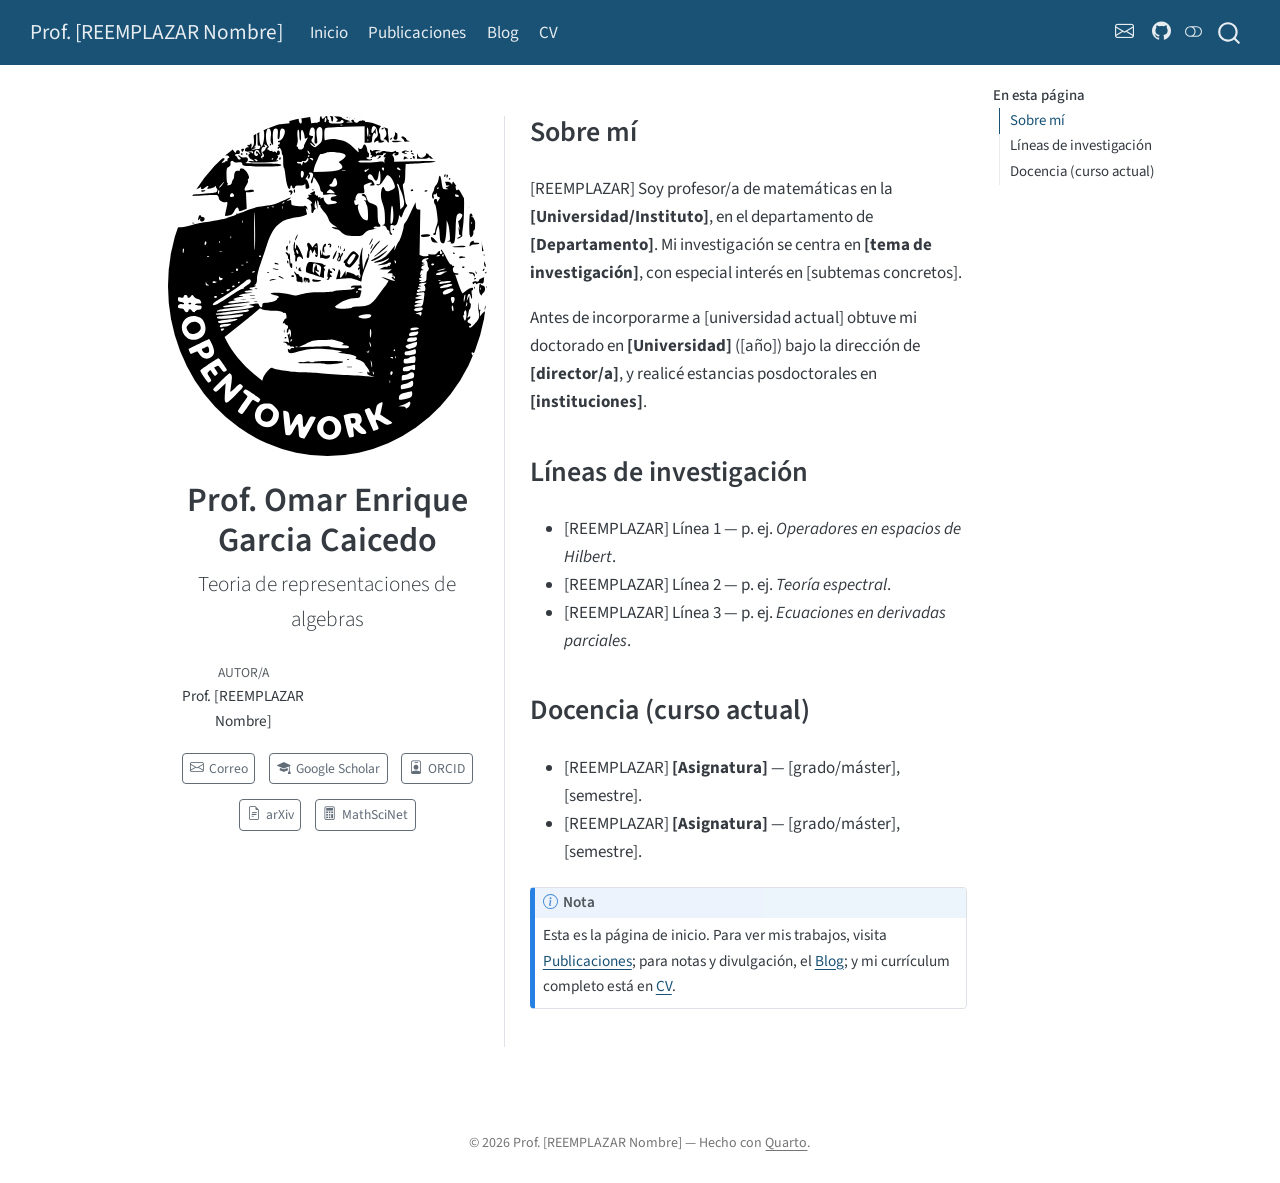
<file: index.html>
<!DOCTYPE html>
<html xmlns="http://www.w3.org/1999/xhtml" lang="es" xml:lang="es"><head>

<meta charset="utf-8">
<meta name="generator" content="quarto-1.9.38">

<meta name="viewport" content="width=device-width, initial-scale=1.0, user-scalable=yes">

<meta name="author" content="Prof.&nbsp;[REEMPLAZAR Nombre]">

<title>Prof.&nbsp;Omar Enrique Garcia Caicedo – Prof. [REEMPLAZAR Nombre]</title>
<style>
/* Default styles provided by pandoc.
** See https://pandoc.org/MANUAL.html#variables-for-html for config info.
*/
code{white-space: pre-wrap;}
span.smallcaps{font-variant: small-caps;}
div.columns{display: flex; gap: min(4vw, 1.5em);}
div.column{flex: auto; overflow-x: auto;}
div.hanging-indent{margin-left: 1.5em; text-indent: -1.5em;}
ul.task-list{list-style: none;}
ul.task-list li input[type="checkbox"] {
  width: 0.8em;
  margin: 0 0.8em 0.2em -1em; /* quarto-specific, see https://github.com/quarto-dev/quarto-cli/issues/4556 */ 
  vertical-align: middle;
}
</style>


<script src="site_libs/quarto-nav/quarto-nav.js"></script>
<script src="site_libs/quarto-nav/headroom.min.js"></script>
<script src="site_libs/clipboard/clipboard.min.js"></script>
<script src="site_libs/quarto-search/autocomplete.umd.js"></script>
<script src="site_libs/quarto-search/fuse.min.js"></script>
<script src="site_libs/quarto-search/quarto-search.js"></script>
<meta name="quarto:offset" content="./">
<script src="site_libs/quarto-html/quarto.js" type="module"></script>
<script src="site_libs/quarto-html/tabsets/tabsets.js" type="module"></script>
<script src="site_libs/quarto-html/popper.min.js"></script>
<script src="site_libs/quarto-html/tippy.umd.min.js"></script>
<link href="site_libs/quarto-html/tippy.css" rel="stylesheet">
<link href="site_libs/quarto-html/quarto-syntax-highlighting-15634bcf2e68342d4ad2dfa704d543f6.css" rel="stylesheet" class="quarto-color-scheme" id="quarto-text-highlighting-styles">
<link href="site_libs/quarto-html/quarto-syntax-highlighting-dark-0a6b7249c26820e032cb0bd839ff02b1.css" rel="stylesheet" class="quarto-color-scheme quarto-color-alternate" id="quarto-text-highlighting-styles">
<link href="site_libs/quarto-html/quarto-syntax-highlighting-15634bcf2e68342d4ad2dfa704d543f6.css" rel="stylesheet" class="quarto-color-scheme-extra" id="quarto-text-highlighting-styles">
<script src="site_libs/bootstrap/bootstrap.min.js"></script>
<link href="site_libs/bootstrap/bootstrap-icons.css" rel="stylesheet">
<link href="site_libs/bootstrap/bootstrap-f5c6ed2b502698126ab56bdadb374345.min.css" rel="stylesheet" append-hash="true" class="quarto-color-scheme" id="quarto-bootstrap" data-mode="light">
<link href="site_libs/bootstrap/bootstrap-dark-86ef912cea8bf730fe612b449cad4f4b.min.css" rel="stylesheet" append-hash="true" class="quarto-color-scheme quarto-color-alternate" id="quarto-bootstrap" data-mode="light">
<link href="site_libs/bootstrap/bootstrap-f5c6ed2b502698126ab56bdadb374345.min.css" rel="stylesheet" append-hash="true" class="quarto-color-scheme-extra" id="quarto-bootstrap" data-mode="light">
<script id="quarto-search-options" type="application/json">{
  "location": "navbar",
  "copy-button": false,
  "collapse-after": 3,
  "panel-placement": "end",
  "type": "overlay",
  "limit": 50,
  "keyboard-shortcut": [
    "f",
    "/",
    "s"
  ],
  "show-item-context": false,
  "language": {
    "search-no-results-text": "No se han encontrado resultados",
    "search-matching-documents-text": "documentos encontrados",
    "search-copy-link-title": "Copiar el enlace en la búsqueda",
    "search-hide-matches-text": "Ocultar resultados adicionales",
    "search-more-match-text": "resultado adicional en este documento",
    "search-more-matches-text": "resultados adicionales en este documento",
    "search-clear-button-title": "Borrar",
    "search-text-placeholder": "",
    "search-detached-cancel-button-title": "Cancelar",
    "search-submit-button-title": "Enviar",
    "search-label": "Buscar"
  }
}</script>
<script>
window.MathJax = {
  tex: {
    tags: 'ams',
    macros: {
      RR: "{\\mathbb{R}}",
      ZZ: "{\\mathbb{Z}}",
      NN: "{\\mathbb{N}}",
      QQ: "{\\mathbb{Q}}",
      CC: "{\\mathbb{C}}",
      abs: ["\\left\\lvert #1 \\right\\rvert", 1],
      norm: ["\\left\\lVert #1 \\right\\rVert", 1],
      set: ["\\left\\{ #1 \\right\\}", 1]
    }
  }
};
</script>


</head>

<body class="nav-fixed quarto-light"><script id="quarto-html-before-body" type="application/javascript">
    const toggleBodyColorMode = (bsSheetEl) => {
      const mode = bsSheetEl.getAttribute("data-mode");
      const bodyEl = window.document.querySelector("body");
      if (mode === "dark") {
        bodyEl.classList.add("quarto-dark");
        bodyEl.classList.remove("quarto-light");
      } else {
        bodyEl.classList.add("quarto-light");
        bodyEl.classList.remove("quarto-dark");
      }
    }
    const toggleBodyColorPrimary = () => {
      const bsSheetEl = window.document.querySelector("link#quarto-bootstrap:not([rel=disabled-stylesheet])");
      if (bsSheetEl) {
        toggleBodyColorMode(bsSheetEl);
      }
    }
    const setColorSchemeToggle = (alternate) => {
      const toggles = window.document.querySelectorAll('.quarto-color-scheme-toggle');
      for (let i=0; i < toggles.length; i++) {
        const toggle = toggles[i];
        if (toggle) {
          if (alternate) {
            toggle.classList.add("alternate");
          } else {
            toggle.classList.remove("alternate");
          }
        }
      }
    };
    const toggleColorMode = (alternate) => {
      // Switch the stylesheets
      const primaryStylesheets = window.document.querySelectorAll('link.quarto-color-scheme:not(.quarto-color-alternate)');
      const alternateStylesheets = window.document.querySelectorAll('link.quarto-color-scheme.quarto-color-alternate');
      manageTransitions('#quarto-margin-sidebar .nav-link', false);
      if (alternate) {
        // note: dark is layered on light, we don't disable primary!
        enableStylesheet(alternateStylesheets);
        for (const sheetNode of alternateStylesheets) {
          if (sheetNode.id === "quarto-bootstrap") {
            toggleBodyColorMode(sheetNode);
          }
        }
      } else {
        disableStylesheet(alternateStylesheets);
        enableStylesheet(primaryStylesheets)
        toggleBodyColorPrimary();
      }
      manageTransitions('#quarto-margin-sidebar .nav-link', true);
      // Switch the toggles
      setColorSchemeToggle(alternate)
      // Hack to workaround the fact that safari doesn't
      // properly recolor the scrollbar when toggling (#1455)
      if (navigator.userAgent.indexOf('Safari') > 0 && navigator.userAgent.indexOf('Chrome') == -1) {
        manageTransitions("body", false);
        window.scrollTo(0, 1);
        setTimeout(() => {
          window.scrollTo(0, 0);
          manageTransitions("body", true);
        }, 40);
      }
    }
    const disableStylesheet = (stylesheets) => {
      for (let i=0; i < stylesheets.length; i++) {
        const stylesheet = stylesheets[i];
        stylesheet.rel = 'disabled-stylesheet';
      }
    }
    const enableStylesheet = (stylesheets) => {
      for (let i=0; i < stylesheets.length; i++) {
        const stylesheet = stylesheets[i];
        if(stylesheet.rel !== 'stylesheet') { // for Chrome, which will still FOUC without this check
          stylesheet.rel = 'stylesheet';
        }
      }
    }
    const manageTransitions = (selector, allowTransitions) => {
      const els = window.document.querySelectorAll(selector);
      for (let i=0; i < els.length; i++) {
        const el = els[i];
        if (allowTransitions) {
          el.classList.remove('notransition');
        } else {
          el.classList.add('notransition');
        }
      }
    }
    const isFileUrl = () => {
      return window.location.protocol === 'file:';
    }
    const hasAlternateSentinel = () => {
      let styleSentinel = getColorSchemeSentinel();
      if (styleSentinel !== null) {
        return styleSentinel === "alternate";
      } else {
        return false;
      }
    }
    const setStyleSentinel = (alternate) => {
      const value = alternate ? "alternate" : "default";
      if (!isFileUrl()) {
        window.localStorage.setItem("quarto-color-scheme", value);
      } else {
        localAlternateSentinel = value;
      }
    }
    const getColorSchemeSentinel = () => {
      if (!isFileUrl()) {
        const storageValue = window.localStorage.getItem("quarto-color-scheme");
        return storageValue != null ? storageValue : localAlternateSentinel;
      } else {
        return localAlternateSentinel;
      }
    }
    const toggleGiscusIfUsed = (isAlternate, darkModeDefault) => {
      const baseTheme = document.querySelector('#giscus-base-theme')?.value ?? 'light';
      const alternateTheme = document.querySelector('#giscus-alt-theme')?.value ?? 'dark';
      let newTheme = '';
      if(authorPrefersDark) {
        newTheme = isAlternate ? baseTheme : alternateTheme;
      } else {
        newTheme = isAlternate ? alternateTheme : baseTheme;
      }
      const changeGiscusTheme = () => {
        // From: https://github.com/giscus/giscus/issues/336
        const sendMessage = (message) => {
          const iframe = document.querySelector('iframe.giscus-frame');
          if (!iframe) return;
          iframe.contentWindow.postMessage({ giscus: message }, 'https://giscus.app');
        }
        sendMessage({
          setConfig: {
            theme: newTheme
          }
        });
      }
      const isGiscussLoaded = window.document.querySelector('iframe.giscus-frame') !== null;
      if (isGiscussLoaded) {
        changeGiscusTheme();
      }
    };
    const authorPrefersDark = false;
    const darkModeDefault = authorPrefersDark;
      document.querySelector('link#quarto-text-highlighting-styles.quarto-color-scheme-extra').rel = 'disabled-stylesheet';
      document.querySelector('link#quarto-bootstrap.quarto-color-scheme-extra').rel = 'disabled-stylesheet';
    let localAlternateSentinel = darkModeDefault ? 'alternate' : 'default';
    // Dark / light mode switch
    window.quartoToggleColorScheme = () => {
      // Read the current dark / light value
      let toAlternate = !hasAlternateSentinel();
      toggleColorMode(toAlternate);
      setStyleSentinel(toAlternate);
      toggleGiscusIfUsed(toAlternate, darkModeDefault);
      window.dispatchEvent(new Event('resize'));
    };
    // Switch to dark mode if need be
    if (hasAlternateSentinel()) {
      toggleColorMode(true);
    } else {
      toggleColorMode(false);
    }
  </script>

<div id="quarto-search-results"></div>
  <header id="quarto-header" class="headroom fixed-top">
    <nav class="navbar navbar-expand-lg " data-bs-theme="dark">
      <div class="navbar-container container-fluid">
      <div class="navbar-brand-container mx-auto">
    <a class="navbar-brand" href="./index.html">
    <span class="navbar-title">Prof.&nbsp;[REEMPLAZAR Nombre]</span>
    </a>
  </div>
            <div id="quarto-search" class="" title="Buscar"></div>
          <button class="navbar-toggler" type="button" data-bs-toggle="collapse" data-bs-target="#navbarCollapse" aria-controls="navbarCollapse" role="menu" aria-expanded="false" aria-label="Navegación de palanca" onclick="if (window.quartoToggleHeadroom) { window.quartoToggleHeadroom(); }">
  <span class="navbar-toggler-icon"></span>
</button>
          <div class="collapse navbar-collapse" id="navbarCollapse">
            <ul class="navbar-nav navbar-nav-scroll me-auto">
  <li class="nav-item">
    <a class="nav-link active" href="./index.html" aria-current="page"> 
<span class="menu-text">Inicio</span></a>
  </li>  
  <li class="nav-item">
    <a class="nav-link" href="./publicaciones.html"> 
<span class="menu-text">Publicaciones</span></a>
  </li>  
  <li class="nav-item">
    <a class="nav-link" href="./blog.html"> 
<span class="menu-text">Blog</span></a>
  </li>  
  <li class="nav-item">
    <a class="nav-link" href="./cv.html"> 
<span class="menu-text">CV</span></a>
  </li>  
</ul>
            <ul class="navbar-nav navbar-nav-scroll ms-auto">
  <li class="nav-item compact">
    <a class="nav-link" href="mailto:[REEMPLAZAR correo@universidad.edu]"> <i class="bi bi-envelope" role="img" aria-label="Correo electrónico">
</i> 
<span class="menu-text"></span></a>
  </li>  
  <li class="nav-item compact">
    <a class="nav-link" href="https://github.com/[REEMPLAZAR-usuario]"> <i class="bi bi-github" role="img" aria-label="GitHub">
</i> 
<span class="menu-text"></span></a>
  </li>  
</ul>
          </div> <!-- /navcollapse -->
            <div class="quarto-navbar-tools">
  <a href="" class="quarto-color-scheme-toggle quarto-navigation-tool  px-1" onclick="window.quartoToggleColorScheme(); return false;" title="Alternar modo oscuro"><i class="bi"></i></a>
</div>
      </div> <!-- /container-fluid -->
    </nav>
</header>
<!-- content -->
<div id="quarto-content" class="quarto-container page-columns page-rows-contents page-layout-article page-navbar">
<!-- sidebar -->
<!-- margin-sidebar -->
    <div id="quarto-margin-sidebar" class="sidebar margin-sidebar">
        <nav id="TOC" role="doc-toc" class="toc-active">
    <h2 id="toc-title">En esta página</h2>
  <ul>
  <li><a href="#sobre-mí" id="toc-sobre-mí" class="nav-link active" data-scroll-target="#sobre-mí">Sobre mí</a></li>
  <li><a href="#líneas-de-investigación" id="toc-líneas-de-investigación" class="nav-link" data-scroll-target="#líneas-de-investigación">Líneas de investigación</a></li>
  <li><a href="#docencia-curso-actual" id="toc-docencia-curso-actual" class="nav-link" data-scroll-target="#docencia-curso-actual">Docencia (curso actual)</a></li>
  </ul>
</nav>
    </div>
<!-- main -->
<div class="quarto-about-trestles">
  <div class="about-entity">
    <img src="images/perfil.svg" class="about-image
  round " style="height: 20em; width: 20em;">
<header id="title-block-header" class="quarto-title-block default">
<div class="quarto-title">
<h1 class="title">Prof.&nbsp;Omar Enrique Garcia Caicedo</h1>
<p class="subtitle lead">Teoria de representaciones de algebras</p>
</div>
<div class="quarto-title-meta">
    <div>
    <div class="quarto-title-meta-heading">Autor/a</div>
    <div class="quarto-title-meta-contents">
             <p>Prof.&nbsp;[REEMPLAZAR Nombre] </p>
          </div>
  </div>
  </div>
</header>
    <div class="about-links">
  <a href="mailto:[REEMPLAZAR correo@universidad.edu]" class="about-link" rel="" target="">
    <i class="bi bi-envelope"></i>
     <span class="about-link-text">Correo</span>
  </a>
  <a href="https://scholar.google.com/citations?user=[REEMPLAZAR-ID]" class="about-link" rel="" target="">
    <i class="bi bi-mortarboard-fill"></i>
     <span class="about-link-text">Google Scholar</span>
  </a>
  <a href="https://orcid.org/[REEMPLAZAR-0000-0000-0000-0000]" class="about-link" rel="" target="">
    <i class="bi bi-person-badge"></i>
     <span class="about-link-text">ORCID</span>
  </a>
  <a href="https://arxiv.org/a/[REEMPLAZAR-apellido_i_1]" class="about-link" rel="" target="">
    <i class="bi bi-file-earmark-text"></i>
     <span class="about-link-text">arXiv</span>
  </a>
  <a href="https://mathscinet.ams.org/mathscinet/author?authorId=[REEMPLAZAR-ID]" class="about-link" rel="" target="">
    <i class="bi bi-calculator"></i>
     <span class="about-link-text">MathSciNet</span>
  </a>
</div>
  </div>
  <div class="about-contents"><main class="content" id="quarto-document-content">


<section id="sobre-mí" class="level2">
<h2 data-anchor-id="sobre-mí">Sobre mí</h2>
<p>[REEMPLAZAR] Soy profesor/a de matemáticas en la <strong>[Universidad/Instituto]</strong>, en el departamento de <strong>[Departamento]</strong>. Mi investigación se centra en <strong>[tema de investigación]</strong>, con especial interés en [subtemas concretos].</p>
<p>Antes de incorporarme a [universidad actual] obtuve mi doctorado en <strong>[Universidad]</strong> ([año]) bajo la dirección de <strong>[director/a]</strong>, y realicé estancias posdoctorales en <strong>[instituciones]</strong>.</p>
</section>
<section id="líneas-de-investigación" class="level2">
<h2 data-anchor-id="líneas-de-investigación">Líneas de investigación</h2>
<ul>
<li>[REEMPLAZAR] Línea 1 — p.&nbsp;ej. <em>Operadores en espacios de Hilbert</em>.</li>
<li>[REEMPLAZAR] Línea 2 — p.&nbsp;ej. <em>Teoría espectral</em>.</li>
<li>[REEMPLAZAR] Línea 3 — p.&nbsp;ej. <em>Ecuaciones en derivadas parciales</em>.</li>
</ul>
</section>
<section id="docencia-curso-actual" class="level2">
<h2 data-anchor-id="docencia-curso-actual">Docencia (curso actual)</h2>
<ul>
<li>[REEMPLAZAR] <strong>[Asignatura]</strong> — [grado/máster], [semestre].</li>
<li>[REEMPLAZAR] <strong>[Asignatura]</strong> — [grado/máster], [semestre].</li>
</ul>
<div class="callout callout-style-default callout-note callout-titled">
<div class="callout-header d-flex align-content-center">
<div class="callout-icon-container">
<i class="callout-icon"></i>
</div>
<div class="callout-title-container flex-fill">
Nota
</div>
</div>
<div class="callout-body-container callout-body">
<p>Esta es la página de inicio. Para ver mis trabajos, visita <a href="./publicaciones.html">Publicaciones</a>; para notas y divulgación, el <a href="./blog.html">Blog</a>; y mi currículum completo está en <a href="./cv.html">CV</a>.</p>
</div>
</div>


</section>
</main></div>
</div>
 <!-- /main -->
<script id="quarto-html-after-body" type="application/javascript">
  window.document.addEventListener("DOMContentLoaded", function (event) {
    // Ensure there is a toggle, if there isn't float one in the top right
    if (window.document.querySelector('.quarto-color-scheme-toggle') === null) {
      const a = window.document.createElement('a');
      a.classList.add('top-right');
      a.classList.add('quarto-color-scheme-toggle');
      a.href = "";
      a.onclick = function() { try { window.quartoToggleColorScheme(); } catch {} return false; };
      const i = window.document.createElement("i");
      i.classList.add('bi');
      a.appendChild(i);
      window.document.body.appendChild(a);
    }
    setColorSchemeToggle(hasAlternateSentinel())
    const isCodeAnnotation = (el) => {
      for (const clz of el.classList) {
        if (clz.startsWith('code-annotation-')) {                     
          return true;
        }
      }
      return false;
    }
    const onCopySuccess = function(e) {
      // button target
      const button = e.trigger;
      // don't keep focus
      button.blur();
      // flash "checked"
      button.classList.add('code-copy-button-checked');
      var currentTitle = button.getAttribute("title");
      button.setAttribute("title", "Copiado");
      let tooltip;
      if (window.bootstrap) {
        button.setAttribute("data-bs-toggle", "tooltip");
        button.setAttribute("data-bs-placement", "left");
        button.setAttribute("data-bs-title", "Copiado");
        tooltip = new bootstrap.Tooltip(button, 
          { trigger: "manual", 
            customClass: "code-copy-button-tooltip",
            offset: [0, -8]});
        tooltip.show();    
      }
      setTimeout(function() {
        if (tooltip) {
          tooltip.hide();
          button.removeAttribute("data-bs-title");
          button.removeAttribute("data-bs-toggle");
          button.removeAttribute("data-bs-placement");
        }
        button.setAttribute("title", currentTitle);
        button.classList.remove('code-copy-button-checked');
      }, 1000);
      // clear code selection
      e.clearSelection();
    }
    const getTextToCopy = function(trigger) {
      const outerScaffold = trigger.parentElement.cloneNode(true);
      const codeEl = outerScaffold.querySelector('code');
      for (const childEl of codeEl.children) {
        if (isCodeAnnotation(childEl)) {
          childEl.remove();
        }
      }
      return codeEl.innerText;
    }
    const clipboard = new window.ClipboardJS('.code-copy-button:not([data-in-quarto-modal])', {
      text: getTextToCopy
    });
    clipboard.on('success', onCopySuccess);
    if (window.document.getElementById('quarto-embedded-source-code-modal')) {
      const clipboardModal = new window.ClipboardJS('.code-copy-button[data-in-quarto-modal]', {
        text: getTextToCopy,
        container: window.document.getElementById('quarto-embedded-source-code-modal')
      });
      clipboardModal.on('success', onCopySuccess);
    }
      var localhostRegex = new RegExp(/^(?:http|https):\/\/localhost\:?[0-9]*\//);
      var mailtoRegex = new RegExp(/^mailto:/);
        var filterRegex = new RegExp("https:\/\/ejemplo\.com");
      var isInternal = (href) => {
          return filterRegex.test(href) || localhostRegex.test(href) || mailtoRegex.test(href);
      }
      // Inspect non-navigation links and adorn them if external
     var links = window.document.querySelectorAll('a[href]:not(.nav-link):not(.navbar-brand):not(.toc-action):not(.sidebar-link):not(.sidebar-item-toggle):not(.pagination-link):not(.no-external):not([aria-hidden]):not(.dropdown-item):not(.quarto-navigation-tool):not(.about-link)');
      for (var i=0; i<links.length; i++) {
        const link = links[i];
        if (!isInternal(link.href)) {
          // undo the damage that might have been done by quarto-nav.js in the case of
          // links that we want to consider external
          if (link.dataset.originalHref !== undefined) {
            link.href = link.dataset.originalHref;
          }
        }
      }
    function tippyHover(el, contentFn, onTriggerFn, onUntriggerFn) {
      const config = {
        allowHTML: true,
        maxWidth: 500,
        delay: 100,
        arrow: false,
        appendTo: function(el) {
            return el.parentElement;
        },
        interactive: true,
        interactiveBorder: 10,
        theme: 'quarto',
        placement: 'bottom-start',
      };
      if (contentFn) {
        config.content = contentFn;
      }
      if (onTriggerFn) {
        config.onTrigger = onTriggerFn;
      }
      if (onUntriggerFn) {
        config.onUntrigger = onUntriggerFn;
      }
      window.tippy(el, config); 
    }
    const noterefs = window.document.querySelectorAll('a[role="doc-noteref"]');
    for (var i=0; i<noterefs.length; i++) {
      const ref = noterefs[i];
      tippyHover(ref, function() {
        // use id or data attribute instead here
        let href = ref.getAttribute('data-footnote-href') || ref.getAttribute('href');
        try { href = new URL(href).hash; } catch {}
        const id = href.replace(/^#\/?/, "");
        const note = window.document.getElementById(id);
        if (note) {
          return note.innerHTML;
        } else {
          return "";
        }
      });
    }
    const xrefs = window.document.querySelectorAll('a.quarto-xref');
    const processXRef = (id, note) => {
      // Strip column container classes
      const stripColumnClz = (el) => {
        el.classList.remove("page-full", "page-columns");
        if (el.children) {
          for (const child of el.children) {
            stripColumnClz(child);
          }
        }
      }
      stripColumnClz(note)
      if (id === null || id.startsWith('sec-')) {
        // Special case sections, only their first couple elements
        const container = document.createElement("div");
        if (note.children && note.children.length > 2) {
          container.appendChild(note.children[0].cloneNode(true));
          for (let i = 1; i < note.children.length; i++) {
            const child = note.children[i];
            if (child.tagName === "P" && child.innerText === "") {
              continue;
            } else {
              container.appendChild(child.cloneNode(true));
              break;
            }
          }
          if (window.Quarto?.typesetMath) {
            window.Quarto.typesetMath(container);
          }
          return container.innerHTML
        } else {
          if (window.Quarto?.typesetMath) {
            window.Quarto.typesetMath(note);
          }
          return note.innerHTML;
        }
      } else {
        // Remove any anchor links if they are present
        const anchorLink = note.querySelector('a.anchorjs-link');
        if (anchorLink) {
          anchorLink.remove();
        }
        if (window.Quarto?.typesetMath) {
          window.Quarto.typesetMath(note);
        }
        if (note.classList.contains("callout")) {
          return note.outerHTML;
        } else {
          return note.innerHTML;
        }
      }
    }
    for (var i=0; i<xrefs.length; i++) {
      const xref = xrefs[i];
      tippyHover(xref, undefined, function(instance) {
        instance.disable();
        let url = xref.getAttribute('href');
        let hash = undefined; 
        if (url.startsWith('#')) {
          hash = url;
        } else {
          try { hash = new URL(url).hash; } catch {}
        }
        if (hash) {
          const id = hash.replace(/^#\/?/, "");
          const note = window.document.getElementById(id);
          if (note !== null) {
            try {
              const html = processXRef(id, note.cloneNode(true));
              instance.setContent(html);
            } finally {
              instance.enable();
              instance.show();
            }
          } else {
            // See if we can fetch this
            fetch(url.split('#')[0])
            .then(res => res.text())
            .then(html => {
              const parser = new DOMParser();
              const htmlDoc = parser.parseFromString(html, "text/html");
              const note = htmlDoc.getElementById(id);
              if (note !== null) {
                const html = processXRef(id, note);
                instance.setContent(html);
              } 
            }).finally(() => {
              instance.enable();
              instance.show();
            });
          }
        } else {
          // See if we can fetch a full url (with no hash to target)
          // This is a special case and we should probably do some content thinning / targeting
          fetch(url)
          .then(res => res.text())
          .then(html => {
            const parser = new DOMParser();
            const htmlDoc = parser.parseFromString(html, "text/html");
            const note = htmlDoc.querySelector('main.content');
            if (note !== null) {
              // This should only happen for chapter cross references
              // (since there is no id in the URL)
              // remove the first header
              if (note.children.length > 0 && note.children[0].tagName === "HEADER") {
                note.children[0].remove();
              }
              const html = processXRef(null, note);
              instance.setContent(html);
            } 
          }).finally(() => {
            instance.enable();
            instance.show();
          });
        }
      }, function(instance) {
      });
    }
        let selectedAnnoteEl;
        const selectorForAnnotation = ( cell, annotation) => {
          let cellAttr = 'data-code-cell="' + cell + '"';
          let lineAttr = 'data-code-annotation="' +  annotation + '"';
          const selector = 'span[' + cellAttr + '][' + lineAttr + ']';
          return selector;
        }
        const selectCodeLines = (annoteEl) => {
          const doc = window.document;
          const targetCell = annoteEl.getAttribute("data-target-cell");
          const targetAnnotation = annoteEl.getAttribute("data-target-annotation");
          const annoteSpan = window.document.querySelector(selectorForAnnotation(targetCell, targetAnnotation));
          const lines = annoteSpan.getAttribute("data-code-lines").split(",");
          const lineIds = lines.map((line) => {
            return targetCell + "-" + line;
          })
          let top = null;
          let height = null;
          let parent = null;
          if (lineIds.length > 0) {
              //compute the position of the single el (top and bottom and make a div)
              const el = window.document.getElementById(lineIds[0]);
              top = el.offsetTop;
              height = el.offsetHeight;
              parent = el.parentElement.parentElement;
            if (lineIds.length > 1) {
              const lastEl = window.document.getElementById(lineIds[lineIds.length - 1]);
              const bottom = lastEl.offsetTop + lastEl.offsetHeight;
              height = bottom - top;
            }
            if (top !== null && height !== null && parent !== null) {
              // cook up a div (if necessary) and position it 
              let div = window.document.getElementById("code-annotation-line-highlight");
              if (div === null) {
                div = window.document.createElement("div");
                div.setAttribute("id", "code-annotation-line-highlight");
                div.style.position = 'absolute';
                parent.appendChild(div);
              }
              div.style.top = top - 2 + "px";
              div.style.height = height + 4 + "px";
              div.style.left = 0;
              let gutterDiv = window.document.getElementById("code-annotation-line-highlight-gutter");
              if (gutterDiv === null) {
                gutterDiv = window.document.createElement("div");
                gutterDiv.setAttribute("id", "code-annotation-line-highlight-gutter");
                gutterDiv.style.position = 'absolute';
                const codeCell = window.document.getElementById(targetCell);
                const gutter = codeCell.querySelector('.code-annotation-gutter');
                gutter.appendChild(gutterDiv);
              }
              gutterDiv.style.top = top - 2 + "px";
              gutterDiv.style.height = height + 4 + "px";
            }
            selectedAnnoteEl = annoteEl;
          }
        };
        const unselectCodeLines = () => {
          const elementsIds = ["code-annotation-line-highlight", "code-annotation-line-highlight-gutter"];
          elementsIds.forEach((elId) => {
            const div = window.document.getElementById(elId);
            if (div) {
              div.remove();
            }
          });
          selectedAnnoteEl = undefined;
        };
          // Handle positioning of the toggle
      window.addEventListener(
        "resize",
        throttle(() => {
          elRect = undefined;
          if (selectedAnnoteEl) {
            selectCodeLines(selectedAnnoteEl);
          }
        }, 10)
      );
      function throttle(fn, ms) {
      let throttle = false;
      let timer;
        return (...args) => {
          if(!throttle) { // first call gets through
              fn.apply(this, args);
              throttle = true;
          } else { // all the others get throttled
              if(timer) clearTimeout(timer); // cancel #2
              timer = setTimeout(() => {
                fn.apply(this, args);
                timer = throttle = false;
              }, ms);
          }
        };
      }
        // Attach click handler to the DT
        const annoteDls = window.document.querySelectorAll('dt[data-target-cell]');
        for (const annoteDlNode of annoteDls) {
          annoteDlNode.addEventListener('click', (event) => {
            const clickedEl = event.target;
            if (clickedEl !== selectedAnnoteEl) {
              unselectCodeLines();
              const activeEl = window.document.querySelector('dt[data-target-cell].code-annotation-active');
              if (activeEl) {
                activeEl.classList.remove('code-annotation-active');
              }
              selectCodeLines(clickedEl);
              clickedEl.classList.add('code-annotation-active');
            } else {
              // Unselect the line
              unselectCodeLines();
              clickedEl.classList.remove('code-annotation-active');
            }
          });
        }
    const findCites = (el) => {
      const parentEl = el.parentElement;
      if (parentEl) {
        const cites = parentEl.dataset.cites;
        if (cites) {
          return {
            el,
            cites: cites.split(' ')
          };
        } else {
          return findCites(el.parentElement)
        }
      } else {
        return undefined;
      }
    };
    var bibliorefs = window.document.querySelectorAll('a[role="doc-biblioref"]');
    for (var i=0; i<bibliorefs.length; i++) {
      const ref = bibliorefs[i];
      const citeInfo = findCites(ref);
      if (citeInfo) {
        tippyHover(citeInfo.el, function() {
          var popup = window.document.createElement('div');
          citeInfo.cites.forEach(function(cite) {
            var citeDiv = window.document.createElement('div');
            citeDiv.classList.add('hanging-indent');
            citeDiv.classList.add('csl-entry');
            var biblioDiv = window.document.getElementById('ref-' + cite);
            if (biblioDiv) {
              citeDiv.innerHTML = biblioDiv.innerHTML;
            }
            popup.appendChild(citeDiv);
          });
          return popup.innerHTML;
        });
      }
    }
  });
  </script>
</div> <!-- /content -->
<footer class="footer">
  <div class="nav-footer">
    <div class="nav-footer-left">
      &nbsp;
    </div>   
    <div class="nav-footer-center">
<p>© 2026 Prof.&nbsp;[REEMPLAZAR Nombre] — Hecho con <a href="https://quarto.org">Quarto</a>.</p>
</div>
    <div class="nav-footer-right">
      &nbsp;
    </div>
  </div>
</footer>




</body></html>
</file>
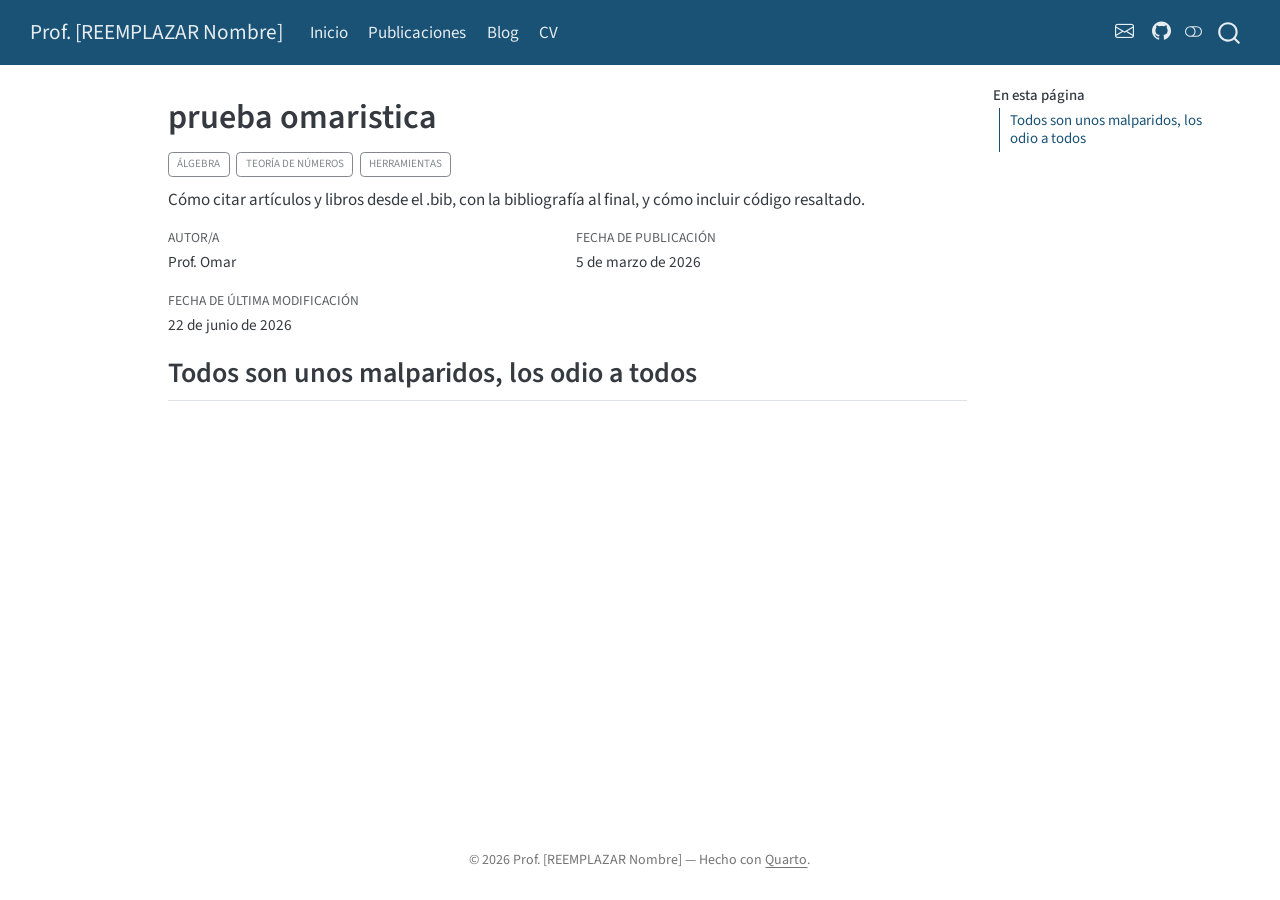
<file: posts/prueba/index.html>
<!DOCTYPE html>
<html xmlns="http://www.w3.org/1999/xhtml" lang="es" xml:lang="es"><head>

<meta charset="utf-8">
<meta name="generator" content="quarto-1.9.38">

<meta name="viewport" content="width=device-width, initial-scale=1.0, user-scalable=yes">

<meta name="author" content="Prof.&nbsp;Omar">
<meta name="description" content="Cómo citar artículos y libros desde el .bib, con la bibliografía al final, y cómo incluir código resaltado.">

<title>prueba omaristica – Prof.&nbsp;[REEMPLAZAR Nombre]</title>
<style>
/* Default styles provided by pandoc.
** See https://pandoc.org/MANUAL.html#variables-for-html for config info.
*/
code{white-space: pre-wrap;}
span.smallcaps{font-variant: small-caps;}
div.columns{display: flex; gap: min(4vw, 1.5em);}
div.column{flex: auto; overflow-x: auto;}
div.hanging-indent{margin-left: 1.5em; text-indent: -1.5em;}
ul.task-list{list-style: none;}
ul.task-list li input[type="checkbox"] {
  width: 0.8em;
  margin: 0 0.8em 0.2em -1em; /* quarto-specific, see https://github.com/quarto-dev/quarto-cli/issues/4556 */ 
  vertical-align: middle;
}
</style>


<script src="../../site_libs/quarto-nav/quarto-nav.js"></script>
<script src="../../site_libs/quarto-nav/headroom.min.js"></script>
<script src="../../site_libs/clipboard/clipboard.min.js"></script>
<script src="../../site_libs/quarto-search/autocomplete.umd.js"></script>
<script src="../../site_libs/quarto-search/fuse.min.js"></script>
<script src="../../site_libs/quarto-search/quarto-search.js"></script>
<meta name="quarto:offset" content="../../">
<script src="../../site_libs/quarto-html/quarto.js" type="module"></script>
<script src="../../site_libs/quarto-html/tabsets/tabsets.js" type="module"></script>
<script src="../../site_libs/quarto-html/popper.min.js"></script>
<script src="../../site_libs/quarto-html/tippy.umd.min.js"></script>
<script src="../../site_libs/quarto-html/anchor.min.js"></script>
<link href="../../site_libs/quarto-html/tippy.css" rel="stylesheet">
<link href="../../site_libs/quarto-html/quarto-syntax-highlighting-15634bcf2e68342d4ad2dfa704d543f6.css" rel="stylesheet" class="quarto-color-scheme" id="quarto-text-highlighting-styles">
<link href="../../site_libs/quarto-html/quarto-syntax-highlighting-dark-0a6b7249c26820e032cb0bd839ff02b1.css" rel="stylesheet" class="quarto-color-scheme quarto-color-alternate" id="quarto-text-highlighting-styles">
<link href="../../site_libs/quarto-html/quarto-syntax-highlighting-15634bcf2e68342d4ad2dfa704d543f6.css" rel="stylesheet" class="quarto-color-scheme-extra" id="quarto-text-highlighting-styles">
<script src="../../site_libs/bootstrap/bootstrap.min.js"></script>
<link href="../../site_libs/bootstrap/bootstrap-icons.css" rel="stylesheet">
<link href="../../site_libs/bootstrap/bootstrap-f5c6ed2b502698126ab56bdadb374345.min.css" rel="stylesheet" append-hash="true" class="quarto-color-scheme" id="quarto-bootstrap" data-mode="light">
<link href="../../site_libs/bootstrap/bootstrap-dark-86ef912cea8bf730fe612b449cad4f4b.min.css" rel="stylesheet" append-hash="true" class="quarto-color-scheme quarto-color-alternate" id="quarto-bootstrap" data-mode="light">
<link href="../../site_libs/bootstrap/bootstrap-f5c6ed2b502698126ab56bdadb374345.min.css" rel="stylesheet" append-hash="true" class="quarto-color-scheme-extra" id="quarto-bootstrap" data-mode="light">
<script id="quarto-search-options" type="application/json">{
  "location": "navbar",
  "copy-button": false,
  "collapse-after": 3,
  "panel-placement": "end",
  "type": "overlay",
  "limit": 50,
  "keyboard-shortcut": [
    "f",
    "/",
    "s"
  ],
  "show-item-context": false,
  "language": {
    "search-no-results-text": "No se han encontrado resultados",
    "search-matching-documents-text": "documentos encontrados",
    "search-copy-link-title": "Copiar el enlace en la búsqueda",
    "search-hide-matches-text": "Ocultar resultados adicionales",
    "search-more-match-text": "resultado adicional en este documento",
    "search-more-matches-text": "resultados adicionales en este documento",
    "search-clear-button-title": "Borrar",
    "search-text-placeholder": "",
    "search-detached-cancel-button-title": "Cancelar",
    "search-submit-button-title": "Enviar",
    "search-label": "Buscar"
  }
}</script>
<script>
window.MathJax = {
  tex: {
    tags: 'ams',
    macros: {
      RR: "{\\mathbb{R}}",
      ZZ: "{\\mathbb{Z}}",
      NN: "{\\mathbb{N}}",
      QQ: "{\\mathbb{Q}}",
      CC: "{\\mathbb{C}}",
      abs: ["\\left\\lvert #1 \\right\\rvert", 1],
      norm: ["\\left\\lVert #1 \\right\\rVert", 1],
      set: ["\\left\\{ #1 \\right\\}", 1]
    }
  }
};
</script>


</head>

<body class="nav-fixed quarto-light"><script id="quarto-html-before-body" type="application/javascript">
    const toggleBodyColorMode = (bsSheetEl) => {
      const mode = bsSheetEl.getAttribute("data-mode");
      const bodyEl = window.document.querySelector("body");
      if (mode === "dark") {
        bodyEl.classList.add("quarto-dark");
        bodyEl.classList.remove("quarto-light");
      } else {
        bodyEl.classList.add("quarto-light");
        bodyEl.classList.remove("quarto-dark");
      }
    }
    const toggleBodyColorPrimary = () => {
      const bsSheetEl = window.document.querySelector("link#quarto-bootstrap:not([rel=disabled-stylesheet])");
      if (bsSheetEl) {
        toggleBodyColorMode(bsSheetEl);
      }
    }
    const setColorSchemeToggle = (alternate) => {
      const toggles = window.document.querySelectorAll('.quarto-color-scheme-toggle');
      for (let i=0; i < toggles.length; i++) {
        const toggle = toggles[i];
        if (toggle) {
          if (alternate) {
            toggle.classList.add("alternate");
          } else {
            toggle.classList.remove("alternate");
          }
        }
      }
    };
    const toggleColorMode = (alternate) => {
      // Switch the stylesheets
      const primaryStylesheets = window.document.querySelectorAll('link.quarto-color-scheme:not(.quarto-color-alternate)');
      const alternateStylesheets = window.document.querySelectorAll('link.quarto-color-scheme.quarto-color-alternate');
      manageTransitions('#quarto-margin-sidebar .nav-link', false);
      if (alternate) {
        // note: dark is layered on light, we don't disable primary!
        enableStylesheet(alternateStylesheets);
        for (const sheetNode of alternateStylesheets) {
          if (sheetNode.id === "quarto-bootstrap") {
            toggleBodyColorMode(sheetNode);
          }
        }
      } else {
        disableStylesheet(alternateStylesheets);
        enableStylesheet(primaryStylesheets)
        toggleBodyColorPrimary();
      }
      manageTransitions('#quarto-margin-sidebar .nav-link', true);
      // Switch the toggles
      setColorSchemeToggle(alternate)
      // Hack to workaround the fact that safari doesn't
      // properly recolor the scrollbar when toggling (#1455)
      if (navigator.userAgent.indexOf('Safari') > 0 && navigator.userAgent.indexOf('Chrome') == -1) {
        manageTransitions("body", false);
        window.scrollTo(0, 1);
        setTimeout(() => {
          window.scrollTo(0, 0);
          manageTransitions("body", true);
        }, 40);
      }
    }
    const disableStylesheet = (stylesheets) => {
      for (let i=0; i < stylesheets.length; i++) {
        const stylesheet = stylesheets[i];
        stylesheet.rel = 'disabled-stylesheet';
      }
    }
    const enableStylesheet = (stylesheets) => {
      for (let i=0; i < stylesheets.length; i++) {
        const stylesheet = stylesheets[i];
        if(stylesheet.rel !== 'stylesheet') { // for Chrome, which will still FOUC without this check
          stylesheet.rel = 'stylesheet';
        }
      }
    }
    const manageTransitions = (selector, allowTransitions) => {
      const els = window.document.querySelectorAll(selector);
      for (let i=0; i < els.length; i++) {
        const el = els[i];
        if (allowTransitions) {
          el.classList.remove('notransition');
        } else {
          el.classList.add('notransition');
        }
      }
    }
    const isFileUrl = () => {
      return window.location.protocol === 'file:';
    }
    const hasAlternateSentinel = () => {
      let styleSentinel = getColorSchemeSentinel();
      if (styleSentinel !== null) {
        return styleSentinel === "alternate";
      } else {
        return false;
      }
    }
    const setStyleSentinel = (alternate) => {
      const value = alternate ? "alternate" : "default";
      if (!isFileUrl()) {
        window.localStorage.setItem("quarto-color-scheme", value);
      } else {
        localAlternateSentinel = value;
      }
    }
    const getColorSchemeSentinel = () => {
      if (!isFileUrl()) {
        const storageValue = window.localStorage.getItem("quarto-color-scheme");
        return storageValue != null ? storageValue : localAlternateSentinel;
      } else {
        return localAlternateSentinel;
      }
    }
    const toggleGiscusIfUsed = (isAlternate, darkModeDefault) => {
      const baseTheme = document.querySelector('#giscus-base-theme')?.value ?? 'light';
      const alternateTheme = document.querySelector('#giscus-alt-theme')?.value ?? 'dark';
      let newTheme = '';
      if(authorPrefersDark) {
        newTheme = isAlternate ? baseTheme : alternateTheme;
      } else {
        newTheme = isAlternate ? alternateTheme : baseTheme;
      }
      const changeGiscusTheme = () => {
        // From: https://github.com/giscus/giscus/issues/336
        const sendMessage = (message) => {
          const iframe = document.querySelector('iframe.giscus-frame');
          if (!iframe) return;
          iframe.contentWindow.postMessage({ giscus: message }, 'https://giscus.app');
        }
        sendMessage({
          setConfig: {
            theme: newTheme
          }
        });
      }
      const isGiscussLoaded = window.document.querySelector('iframe.giscus-frame') !== null;
      if (isGiscussLoaded) {
        changeGiscusTheme();
      }
    };
    const authorPrefersDark = false;
    const darkModeDefault = authorPrefersDark;
      document.querySelector('link#quarto-text-highlighting-styles.quarto-color-scheme-extra').rel = 'disabled-stylesheet';
      document.querySelector('link#quarto-bootstrap.quarto-color-scheme-extra').rel = 'disabled-stylesheet';
    let localAlternateSentinel = darkModeDefault ? 'alternate' : 'default';
    // Dark / light mode switch
    window.quartoToggleColorScheme = () => {
      // Read the current dark / light value
      let toAlternate = !hasAlternateSentinel();
      toggleColorMode(toAlternate);
      setStyleSentinel(toAlternate);
      toggleGiscusIfUsed(toAlternate, darkModeDefault);
      window.dispatchEvent(new Event('resize'));
    };
    // Switch to dark mode if need be
    if (hasAlternateSentinel()) {
      toggleColorMode(true);
    } else {
      toggleColorMode(false);
    }
  </script>

<div id="quarto-search-results"></div>
  <header id="quarto-header" class="headroom fixed-top">
    <nav class="navbar navbar-expand-lg " data-bs-theme="dark">
      <div class="navbar-container container-fluid">
      <div class="navbar-brand-container mx-auto">
    <a class="navbar-brand" href="../../index.html">
    <span class="navbar-title">Prof.&nbsp;[REEMPLAZAR Nombre]</span>
    </a>
  </div>
            <div id="quarto-search" class="" title="Buscar"></div>
          <button class="navbar-toggler" type="button" data-bs-toggle="collapse" data-bs-target="#navbarCollapse" aria-controls="navbarCollapse" role="menu" aria-expanded="false" aria-label="Navegación de palanca" onclick="if (window.quartoToggleHeadroom) { window.quartoToggleHeadroom(); }">
  <span class="navbar-toggler-icon"></span>
</button>
          <div class="collapse navbar-collapse" id="navbarCollapse">
            <ul class="navbar-nav navbar-nav-scroll me-auto">
  <li class="nav-item">
    <a class="nav-link" href="../../index.html"> 
<span class="menu-text">Inicio</span></a>
  </li>  
  <li class="nav-item">
    <a class="nav-link" href="../../publicaciones.html"> 
<span class="menu-text">Publicaciones</span></a>
  </li>  
  <li class="nav-item">
    <a class="nav-link" href="../../blog.html"> 
<span class="menu-text">Blog</span></a>
  </li>  
  <li class="nav-item">
    <a class="nav-link" href="../../cv.html"> 
<span class="menu-text">CV</span></a>
  </li>  
</ul>
            <ul class="navbar-nav navbar-nav-scroll ms-auto">
  <li class="nav-item compact">
    <a class="nav-link" href="mailto:[REEMPLAZAR correo@universidad.edu]"> <i class="bi bi-envelope" role="img" aria-label="Correo electrónico">
</i> 
<span class="menu-text"></span></a>
  </li>  
  <li class="nav-item compact">
    <a class="nav-link" href="https://github.com/[REEMPLAZAR-usuario]"> <i class="bi bi-github" role="img" aria-label="GitHub">
</i> 
<span class="menu-text"></span></a>
  </li>  
</ul>
          </div> <!-- /navcollapse -->
            <div class="quarto-navbar-tools">
  <a href="" class="quarto-color-scheme-toggle quarto-navigation-tool  px-1" onclick="window.quartoToggleColorScheme(); return false;" title="Alternar modo oscuro"><i class="bi"></i></a>
</div>
      </div> <!-- /container-fluid -->
    </nav>
</header>
<!-- content -->
<div id="quarto-content" class="quarto-container page-columns page-rows-contents page-layout-article page-navbar">
<!-- sidebar -->
<!-- margin-sidebar -->
    <div id="quarto-margin-sidebar" class="sidebar margin-sidebar">
        <nav id="TOC" role="doc-toc" class="toc-active">
    <h2 id="toc-title">En esta página</h2>
   
  <ul>
  <li><a href="#todos-son-unos-malparidos-los-odio-a-todos" id="toc-todos-son-unos-malparidos-los-odio-a-todos" class="nav-link active" data-scroll-target="#todos-son-unos-malparidos-los-odio-a-todos">Todos son unos malparidos, los odio a todos</a></li>
  </ul>
</nav>
    </div>
<!-- main -->
<main class="content" id="quarto-document-content">


<header id="title-block-header" class="quarto-title-block default">
<div class="quarto-title">
<h1 class="title">prueba omaristica</h1>
  <div class="quarto-categories">
    <div class="quarto-category">álgebra</div>
    <div class="quarto-category">teoría de números</div>
    <div class="quarto-category">herramientas</div>
  </div>
  </div>

<div>
  <div class="description">
    Cómo citar artículos y libros desde el .bib, con la bibliografía al final, y cómo incluir código resaltado.
  </div>
</div>


<div class="quarto-title-meta">

    <div>
    <div class="quarto-title-meta-heading">Autor/a</div>
    <div class="quarto-title-meta-contents">
             <p>Prof.&nbsp;Omar </p>
          </div>
  </div>
    
    <div>
    <div class="quarto-title-meta-heading">Fecha de publicación</div>
    <div class="quarto-title-meta-contents">
      <p class="date">5 de marzo de 2026</p>
    </div>
  </div>
  
    <div>
    <div class="quarto-title-meta-heading">Fecha de última modificación</div>
    <div class="quarto-title-meta-contents">
      <p class="date-modified">22 de junio de 2026</p>
    </div>
  </div>
    
  </div>
  


</header>


<section id="todos-son-unos-malparidos-los-odio-a-todos" class="level2">
<h2 class="anchored" data-anchor-id="todos-son-unos-malparidos-los-odio-a-todos">Todos son unos malparidos, los odio a todos</h2>


</section>

</main> <!-- /main -->
<script id="quarto-html-after-body" type="application/javascript">
  window.document.addEventListener("DOMContentLoaded", function (event) {
    // Ensure there is a toggle, if there isn't float one in the top right
    if (window.document.querySelector('.quarto-color-scheme-toggle') === null) {
      const a = window.document.createElement('a');
      a.classList.add('top-right');
      a.classList.add('quarto-color-scheme-toggle');
      a.href = "";
      a.onclick = function() { try { window.quartoToggleColorScheme(); } catch {} return false; };
      const i = window.document.createElement("i");
      i.classList.add('bi');
      a.appendChild(i);
      window.document.body.appendChild(a);
    }
    setColorSchemeToggle(hasAlternateSentinel())
    const icon = "";
    const anchorJS = new window.AnchorJS();
    anchorJS.options = {
      placement: 'right',
      icon: icon
    };
    anchorJS.add('.anchored');
    const isCodeAnnotation = (el) => {
      for (const clz of el.classList) {
        if (clz.startsWith('code-annotation-')) {                     
          return true;
        }
      }
      return false;
    }
    const onCopySuccess = function(e) {
      // button target
      const button = e.trigger;
      // don't keep focus
      button.blur();
      // flash "checked"
      button.classList.add('code-copy-button-checked');
      var currentTitle = button.getAttribute("title");
      button.setAttribute("title", "Copiado");
      let tooltip;
      if (window.bootstrap) {
        button.setAttribute("data-bs-toggle", "tooltip");
        button.setAttribute("data-bs-placement", "left");
        button.setAttribute("data-bs-title", "Copiado");
        tooltip = new bootstrap.Tooltip(button, 
          { trigger: "manual", 
            customClass: "code-copy-button-tooltip",
            offset: [0, -8]});
        tooltip.show();    
      }
      setTimeout(function() {
        if (tooltip) {
          tooltip.hide();
          button.removeAttribute("data-bs-title");
          button.removeAttribute("data-bs-toggle");
          button.removeAttribute("data-bs-placement");
        }
        button.setAttribute("title", currentTitle);
        button.classList.remove('code-copy-button-checked');
      }, 1000);
      // clear code selection
      e.clearSelection();
    }
    const getTextToCopy = function(trigger) {
      const outerScaffold = trigger.parentElement.cloneNode(true);
      const codeEl = outerScaffold.querySelector('code');
      for (const childEl of codeEl.children) {
        if (isCodeAnnotation(childEl)) {
          childEl.remove();
        }
      }
      return codeEl.innerText;
    }
    const clipboard = new window.ClipboardJS('.code-copy-button:not([data-in-quarto-modal])', {
      text: getTextToCopy
    });
    clipboard.on('success', onCopySuccess);
    if (window.document.getElementById('quarto-embedded-source-code-modal')) {
      const clipboardModal = new window.ClipboardJS('.code-copy-button[data-in-quarto-modal]', {
        text: getTextToCopy,
        container: window.document.getElementById('quarto-embedded-source-code-modal')
      });
      clipboardModal.on('success', onCopySuccess);
    }
      var localhostRegex = new RegExp(/^(?:http|https):\/\/localhost\:?[0-9]*\//);
      var mailtoRegex = new RegExp(/^mailto:/);
        var filterRegex = new RegExp("https:\/\/ejemplo\.com");
      var isInternal = (href) => {
          return filterRegex.test(href) || localhostRegex.test(href) || mailtoRegex.test(href);
      }
      // Inspect non-navigation links and adorn them if external
     var links = window.document.querySelectorAll('a[href]:not(.nav-link):not(.navbar-brand):not(.toc-action):not(.sidebar-link):not(.sidebar-item-toggle):not(.pagination-link):not(.no-external):not([aria-hidden]):not(.dropdown-item):not(.quarto-navigation-tool):not(.about-link)');
      for (var i=0; i<links.length; i++) {
        const link = links[i];
        if (!isInternal(link.href)) {
          // undo the damage that might have been done by quarto-nav.js in the case of
          // links that we want to consider external
          if (link.dataset.originalHref !== undefined) {
            link.href = link.dataset.originalHref;
          }
        }
      }
    function tippyHover(el, contentFn, onTriggerFn, onUntriggerFn) {
      const config = {
        allowHTML: true,
        maxWidth: 500,
        delay: 100,
        arrow: false,
        appendTo: function(el) {
            return el.parentElement;
        },
        interactive: true,
        interactiveBorder: 10,
        theme: 'quarto',
        placement: 'bottom-start',
      };
      if (contentFn) {
        config.content = contentFn;
      }
      if (onTriggerFn) {
        config.onTrigger = onTriggerFn;
      }
      if (onUntriggerFn) {
        config.onUntrigger = onUntriggerFn;
      }
      window.tippy(el, config); 
    }
    const noterefs = window.document.querySelectorAll('a[role="doc-noteref"]');
    for (var i=0; i<noterefs.length; i++) {
      const ref = noterefs[i];
      tippyHover(ref, function() {
        // use id or data attribute instead here
        let href = ref.getAttribute('data-footnote-href') || ref.getAttribute('href');
        try { href = new URL(href).hash; } catch {}
        const id = href.replace(/^#\/?/, "");
        const note = window.document.getElementById(id);
        if (note) {
          return note.innerHTML;
        } else {
          return "";
        }
      });
    }
    const xrefs = window.document.querySelectorAll('a.quarto-xref');
    const processXRef = (id, note) => {
      // Strip column container classes
      const stripColumnClz = (el) => {
        el.classList.remove("page-full", "page-columns");
        if (el.children) {
          for (const child of el.children) {
            stripColumnClz(child);
          }
        }
      }
      stripColumnClz(note)
      if (id === null || id.startsWith('sec-')) {
        // Special case sections, only their first couple elements
        const container = document.createElement("div");
        if (note.children && note.children.length > 2) {
          container.appendChild(note.children[0].cloneNode(true));
          for (let i = 1; i < note.children.length; i++) {
            const child = note.children[i];
            if (child.tagName === "P" && child.innerText === "") {
              continue;
            } else {
              container.appendChild(child.cloneNode(true));
              break;
            }
          }
          if (window.Quarto?.typesetMath) {
            window.Quarto.typesetMath(container);
          }
          return container.innerHTML
        } else {
          if (window.Quarto?.typesetMath) {
            window.Quarto.typesetMath(note);
          }
          return note.innerHTML;
        }
      } else {
        // Remove any anchor links if they are present
        const anchorLink = note.querySelector('a.anchorjs-link');
        if (anchorLink) {
          anchorLink.remove();
        }
        if (window.Quarto?.typesetMath) {
          window.Quarto.typesetMath(note);
        }
        if (note.classList.contains("callout")) {
          return note.outerHTML;
        } else {
          return note.innerHTML;
        }
      }
    }
    for (var i=0; i<xrefs.length; i++) {
      const xref = xrefs[i];
      tippyHover(xref, undefined, function(instance) {
        instance.disable();
        let url = xref.getAttribute('href');
        let hash = undefined; 
        if (url.startsWith('#')) {
          hash = url;
        } else {
          try { hash = new URL(url).hash; } catch {}
        }
        if (hash) {
          const id = hash.replace(/^#\/?/, "");
          const note = window.document.getElementById(id);
          if (note !== null) {
            try {
              const html = processXRef(id, note.cloneNode(true));
              instance.setContent(html);
            } finally {
              instance.enable();
              instance.show();
            }
          } else {
            // See if we can fetch this
            fetch(url.split('#')[0])
            .then(res => res.text())
            .then(html => {
              const parser = new DOMParser();
              const htmlDoc = parser.parseFromString(html, "text/html");
              const note = htmlDoc.getElementById(id);
              if (note !== null) {
                const html = processXRef(id, note);
                instance.setContent(html);
              } 
            }).finally(() => {
              instance.enable();
              instance.show();
            });
          }
        } else {
          // See if we can fetch a full url (with no hash to target)
          // This is a special case and we should probably do some content thinning / targeting
          fetch(url)
          .then(res => res.text())
          .then(html => {
            const parser = new DOMParser();
            const htmlDoc = parser.parseFromString(html, "text/html");
            const note = htmlDoc.querySelector('main.content');
            if (note !== null) {
              // This should only happen for chapter cross references
              // (since there is no id in the URL)
              // remove the first header
              if (note.children.length > 0 && note.children[0].tagName === "HEADER") {
                note.children[0].remove();
              }
              const html = processXRef(null, note);
              instance.setContent(html);
            } 
          }).finally(() => {
            instance.enable();
            instance.show();
          });
        }
      }, function(instance) {
      });
    }
        let selectedAnnoteEl;
        const selectorForAnnotation = ( cell, annotation) => {
          let cellAttr = 'data-code-cell="' + cell + '"';
          let lineAttr = 'data-code-annotation="' +  annotation + '"';
          const selector = 'span[' + cellAttr + '][' + lineAttr + ']';
          return selector;
        }
        const selectCodeLines = (annoteEl) => {
          const doc = window.document;
          const targetCell = annoteEl.getAttribute("data-target-cell");
          const targetAnnotation = annoteEl.getAttribute("data-target-annotation");
          const annoteSpan = window.document.querySelector(selectorForAnnotation(targetCell, targetAnnotation));
          const lines = annoteSpan.getAttribute("data-code-lines").split(",");
          const lineIds = lines.map((line) => {
            return targetCell + "-" + line;
          })
          let top = null;
          let height = null;
          let parent = null;
          if (lineIds.length > 0) {
              //compute the position of the single el (top and bottom and make a div)
              const el = window.document.getElementById(lineIds[0]);
              top = el.offsetTop;
              height = el.offsetHeight;
              parent = el.parentElement.parentElement;
            if (lineIds.length > 1) {
              const lastEl = window.document.getElementById(lineIds[lineIds.length - 1]);
              const bottom = lastEl.offsetTop + lastEl.offsetHeight;
              height = bottom - top;
            }
            if (top !== null && height !== null && parent !== null) {
              // cook up a div (if necessary) and position it 
              let div = window.document.getElementById("code-annotation-line-highlight");
              if (div === null) {
                div = window.document.createElement("div");
                div.setAttribute("id", "code-annotation-line-highlight");
                div.style.position = 'absolute';
                parent.appendChild(div);
              }
              div.style.top = top - 2 + "px";
              div.style.height = height + 4 + "px";
              div.style.left = 0;
              let gutterDiv = window.document.getElementById("code-annotation-line-highlight-gutter");
              if (gutterDiv === null) {
                gutterDiv = window.document.createElement("div");
                gutterDiv.setAttribute("id", "code-annotation-line-highlight-gutter");
                gutterDiv.style.position = 'absolute';
                const codeCell = window.document.getElementById(targetCell);
                const gutter = codeCell.querySelector('.code-annotation-gutter');
                gutter.appendChild(gutterDiv);
              }
              gutterDiv.style.top = top - 2 + "px";
              gutterDiv.style.height = height + 4 + "px";
            }
            selectedAnnoteEl = annoteEl;
          }
        };
        const unselectCodeLines = () => {
          const elementsIds = ["code-annotation-line-highlight", "code-annotation-line-highlight-gutter"];
          elementsIds.forEach((elId) => {
            const div = window.document.getElementById(elId);
            if (div) {
              div.remove();
            }
          });
          selectedAnnoteEl = undefined;
        };
          // Handle positioning of the toggle
      window.addEventListener(
        "resize",
        throttle(() => {
          elRect = undefined;
          if (selectedAnnoteEl) {
            selectCodeLines(selectedAnnoteEl);
          }
        }, 10)
      );
      function throttle(fn, ms) {
      let throttle = false;
      let timer;
        return (...args) => {
          if(!throttle) { // first call gets through
              fn.apply(this, args);
              throttle = true;
          } else { // all the others get throttled
              if(timer) clearTimeout(timer); // cancel #2
              timer = setTimeout(() => {
                fn.apply(this, args);
                timer = throttle = false;
              }, ms);
          }
        };
      }
        // Attach click handler to the DT
        const annoteDls = window.document.querySelectorAll('dt[data-target-cell]');
        for (const annoteDlNode of annoteDls) {
          annoteDlNode.addEventListener('click', (event) => {
            const clickedEl = event.target;
            if (clickedEl !== selectedAnnoteEl) {
              unselectCodeLines();
              const activeEl = window.document.querySelector('dt[data-target-cell].code-annotation-active');
              if (activeEl) {
                activeEl.classList.remove('code-annotation-active');
              }
              selectCodeLines(clickedEl);
              clickedEl.classList.add('code-annotation-active');
            } else {
              // Unselect the line
              unselectCodeLines();
              clickedEl.classList.remove('code-annotation-active');
            }
          });
        }
    const findCites = (el) => {
      const parentEl = el.parentElement;
      if (parentEl) {
        const cites = parentEl.dataset.cites;
        if (cites) {
          return {
            el,
            cites: cites.split(' ')
          };
        } else {
          return findCites(el.parentElement)
        }
      } else {
        return undefined;
      }
    };
    var bibliorefs = window.document.querySelectorAll('a[role="doc-biblioref"]');
    for (var i=0; i<bibliorefs.length; i++) {
      const ref = bibliorefs[i];
      const citeInfo = findCites(ref);
      if (citeInfo) {
        tippyHover(citeInfo.el, function() {
          var popup = window.document.createElement('div');
          citeInfo.cites.forEach(function(cite) {
            var citeDiv = window.document.createElement('div');
            citeDiv.classList.add('hanging-indent');
            citeDiv.classList.add('csl-entry');
            var biblioDiv = window.document.getElementById('ref-' + cite);
            if (biblioDiv) {
              citeDiv.innerHTML = biblioDiv.innerHTML;
            }
            popup.appendChild(citeDiv);
          });
          return popup.innerHTML;
        });
      }
    }
  });
  </script>
</div> <!-- /content -->
<footer class="footer">
  <div class="nav-footer">
    <div class="nav-footer-left">
      &nbsp;
    </div>   
    <div class="nav-footer-center">
<p>© 2026 Prof.&nbsp;[REEMPLAZAR Nombre] — Hecho con <a href="https://quarto.org">Quarto</a>.</p>
</div>
    <div class="nav-footer-right">
      &nbsp;
    </div>
  </div>
</footer>




</body></html>
</file>
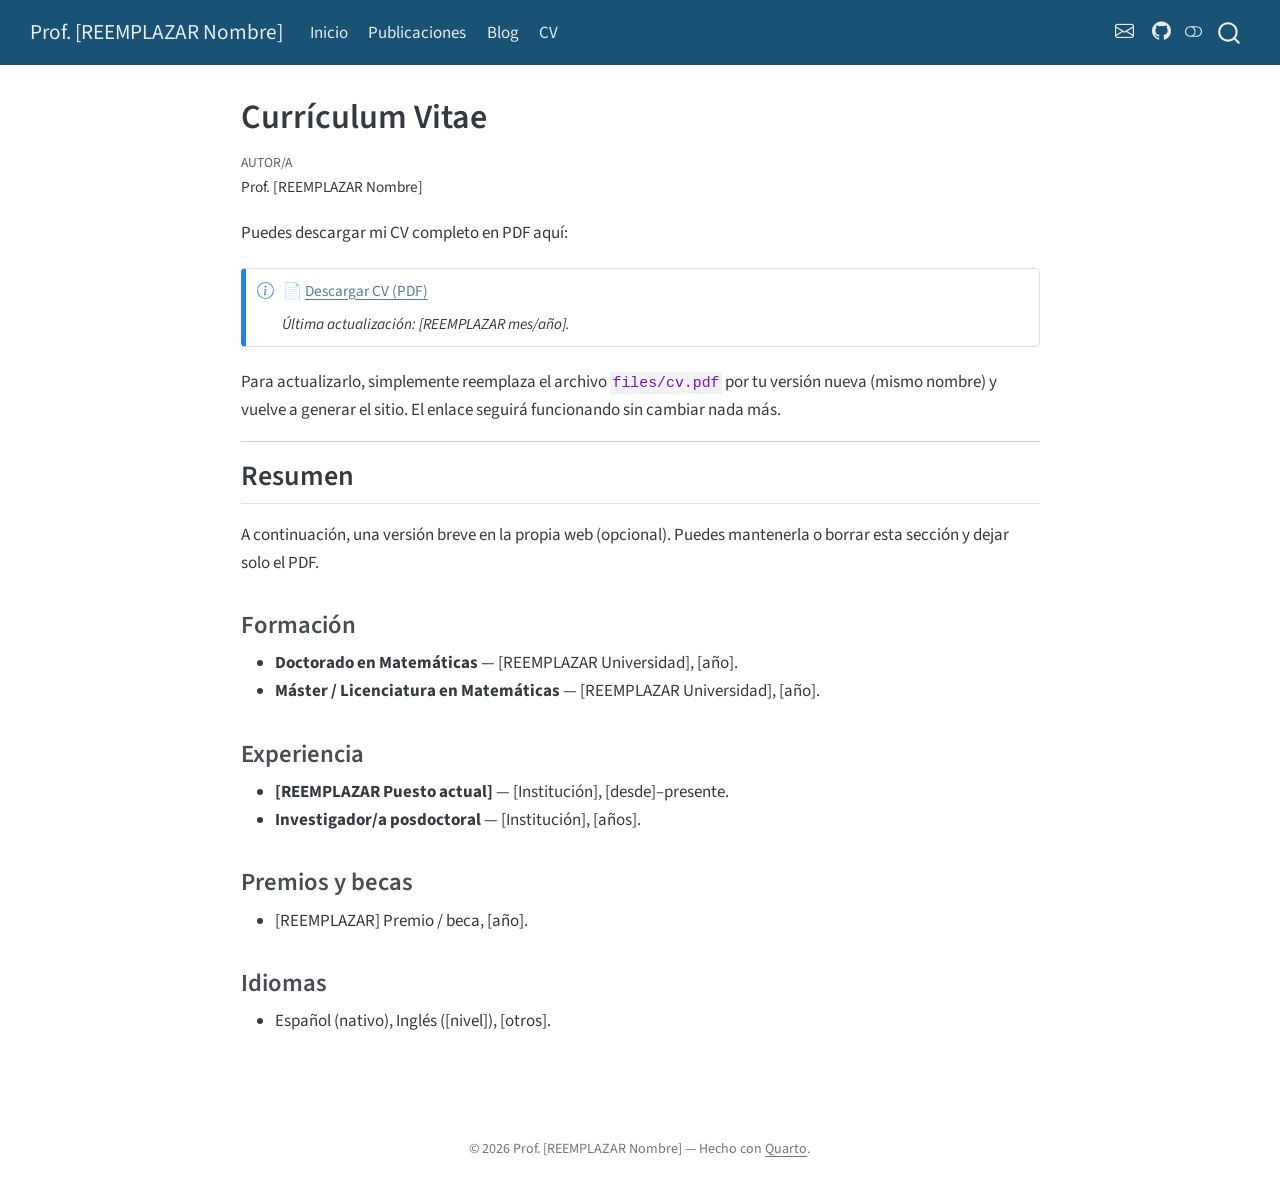
<file: cv.html>
<!DOCTYPE html>
<html xmlns="http://www.w3.org/1999/xhtml" lang="es" xml:lang="es"><head>

<meta charset="utf-8">
<meta name="generator" content="quarto-1.9.38">

<meta name="viewport" content="width=device-width, initial-scale=1.0, user-scalable=yes">

<meta name="author" content="Prof.&nbsp;[REEMPLAZAR Nombre]">

<title>Currículum Vitae – Prof.&nbsp;[REEMPLAZAR Nombre]</title>
<style>
/* Default styles provided by pandoc.
** See https://pandoc.org/MANUAL.html#variables-for-html for config info.
*/
code{white-space: pre-wrap;}
span.smallcaps{font-variant: small-caps;}
div.columns{display: flex; gap: min(4vw, 1.5em);}
div.column{flex: auto; overflow-x: auto;}
div.hanging-indent{margin-left: 1.5em; text-indent: -1.5em;}
ul.task-list{list-style: none;}
ul.task-list li input[type="checkbox"] {
  width: 0.8em;
  margin: 0 0.8em 0.2em -1em; /* quarto-specific, see https://github.com/quarto-dev/quarto-cli/issues/4556 */ 
  vertical-align: middle;
}
</style>


<script src="site_libs/quarto-nav/quarto-nav.js"></script>
<script src="site_libs/quarto-nav/headroom.min.js"></script>
<script src="site_libs/clipboard/clipboard.min.js"></script>
<script src="site_libs/quarto-search/autocomplete.umd.js"></script>
<script src="site_libs/quarto-search/fuse.min.js"></script>
<script src="site_libs/quarto-search/quarto-search.js"></script>
<meta name="quarto:offset" content="./">
<script src="site_libs/quarto-html/quarto.js" type="module"></script>
<script src="site_libs/quarto-html/tabsets/tabsets.js" type="module"></script>
<script src="site_libs/quarto-html/popper.min.js"></script>
<script src="site_libs/quarto-html/tippy.umd.min.js"></script>
<script src="site_libs/quarto-html/anchor.min.js"></script>
<link href="site_libs/quarto-html/tippy.css" rel="stylesheet">
<link href="site_libs/quarto-html/quarto-syntax-highlighting-15634bcf2e68342d4ad2dfa704d543f6.css" rel="stylesheet" class="quarto-color-scheme" id="quarto-text-highlighting-styles">
<link href="site_libs/quarto-html/quarto-syntax-highlighting-dark-0a6b7249c26820e032cb0bd839ff02b1.css" rel="stylesheet" class="quarto-color-scheme quarto-color-alternate" id="quarto-text-highlighting-styles">
<link href="site_libs/quarto-html/quarto-syntax-highlighting-15634bcf2e68342d4ad2dfa704d543f6.css" rel="stylesheet" class="quarto-color-scheme-extra" id="quarto-text-highlighting-styles">
<script src="site_libs/bootstrap/bootstrap.min.js"></script>
<link href="site_libs/bootstrap/bootstrap-icons.css" rel="stylesheet">
<link href="site_libs/bootstrap/bootstrap-f5c6ed2b502698126ab56bdadb374345.min.css" rel="stylesheet" append-hash="true" class="quarto-color-scheme" id="quarto-bootstrap" data-mode="light">
<link href="site_libs/bootstrap/bootstrap-dark-86ef912cea8bf730fe612b449cad4f4b.min.css" rel="stylesheet" append-hash="true" class="quarto-color-scheme quarto-color-alternate" id="quarto-bootstrap" data-mode="light">
<link href="site_libs/bootstrap/bootstrap-f5c6ed2b502698126ab56bdadb374345.min.css" rel="stylesheet" append-hash="true" class="quarto-color-scheme-extra" id="quarto-bootstrap" data-mode="light">
<script id="quarto-search-options" type="application/json">{
  "location": "navbar",
  "copy-button": false,
  "collapse-after": 3,
  "panel-placement": "end",
  "type": "overlay",
  "limit": 50,
  "keyboard-shortcut": [
    "f",
    "/",
    "s"
  ],
  "show-item-context": false,
  "language": {
    "search-no-results-text": "No se han encontrado resultados",
    "search-matching-documents-text": "documentos encontrados",
    "search-copy-link-title": "Copiar el enlace en la búsqueda",
    "search-hide-matches-text": "Ocultar resultados adicionales",
    "search-more-match-text": "resultado adicional en este documento",
    "search-more-matches-text": "resultados adicionales en este documento",
    "search-clear-button-title": "Borrar",
    "search-text-placeholder": "",
    "search-detached-cancel-button-title": "Cancelar",
    "search-submit-button-title": "Enviar",
    "search-label": "Buscar"
  }
}</script>
<script>
window.MathJax = {
  tex: {
    tags: 'ams',
    macros: {
      RR: "{\\mathbb{R}}",
      ZZ: "{\\mathbb{Z}}",
      NN: "{\\mathbb{N}}",
      QQ: "{\\mathbb{Q}}",
      CC: "{\\mathbb{C}}",
      abs: ["\\left\\lvert #1 \\right\\rvert", 1],
      norm: ["\\left\\lVert #1 \\right\\rVert", 1],
      set: ["\\left\\{ #1 \\right\\}", 1]
    }
  }
};
</script>


</head>

<body class="nav-fixed fullcontent quarto-light"><script id="quarto-html-before-body" type="application/javascript">
    const toggleBodyColorMode = (bsSheetEl) => {
      const mode = bsSheetEl.getAttribute("data-mode");
      const bodyEl = window.document.querySelector("body");
      if (mode === "dark") {
        bodyEl.classList.add("quarto-dark");
        bodyEl.classList.remove("quarto-light");
      } else {
        bodyEl.classList.add("quarto-light");
        bodyEl.classList.remove("quarto-dark");
      }
    }
    const toggleBodyColorPrimary = () => {
      const bsSheetEl = window.document.querySelector("link#quarto-bootstrap:not([rel=disabled-stylesheet])");
      if (bsSheetEl) {
        toggleBodyColorMode(bsSheetEl);
      }
    }
    const setColorSchemeToggle = (alternate) => {
      const toggles = window.document.querySelectorAll('.quarto-color-scheme-toggle');
      for (let i=0; i < toggles.length; i++) {
        const toggle = toggles[i];
        if (toggle) {
          if (alternate) {
            toggle.classList.add("alternate");
          } else {
            toggle.classList.remove("alternate");
          }
        }
      }
    };
    const toggleColorMode = (alternate) => {
      // Switch the stylesheets
      const primaryStylesheets = window.document.querySelectorAll('link.quarto-color-scheme:not(.quarto-color-alternate)');
      const alternateStylesheets = window.document.querySelectorAll('link.quarto-color-scheme.quarto-color-alternate');
      manageTransitions('#quarto-margin-sidebar .nav-link', false);
      if (alternate) {
        // note: dark is layered on light, we don't disable primary!
        enableStylesheet(alternateStylesheets);
        for (const sheetNode of alternateStylesheets) {
          if (sheetNode.id === "quarto-bootstrap") {
            toggleBodyColorMode(sheetNode);
          }
        }
      } else {
        disableStylesheet(alternateStylesheets);
        enableStylesheet(primaryStylesheets)
        toggleBodyColorPrimary();
      }
      manageTransitions('#quarto-margin-sidebar .nav-link', true);
      // Switch the toggles
      setColorSchemeToggle(alternate)
      // Hack to workaround the fact that safari doesn't
      // properly recolor the scrollbar when toggling (#1455)
      if (navigator.userAgent.indexOf('Safari') > 0 && navigator.userAgent.indexOf('Chrome') == -1) {
        manageTransitions("body", false);
        window.scrollTo(0, 1);
        setTimeout(() => {
          window.scrollTo(0, 0);
          manageTransitions("body", true);
        }, 40);
      }
    }
    const disableStylesheet = (stylesheets) => {
      for (let i=0; i < stylesheets.length; i++) {
        const stylesheet = stylesheets[i];
        stylesheet.rel = 'disabled-stylesheet';
      }
    }
    const enableStylesheet = (stylesheets) => {
      for (let i=0; i < stylesheets.length; i++) {
        const stylesheet = stylesheets[i];
        if(stylesheet.rel !== 'stylesheet') { // for Chrome, which will still FOUC without this check
          stylesheet.rel = 'stylesheet';
        }
      }
    }
    const manageTransitions = (selector, allowTransitions) => {
      const els = window.document.querySelectorAll(selector);
      for (let i=0; i < els.length; i++) {
        const el = els[i];
        if (allowTransitions) {
          el.classList.remove('notransition');
        } else {
          el.classList.add('notransition');
        }
      }
    }
    const isFileUrl = () => {
      return window.location.protocol === 'file:';
    }
    const hasAlternateSentinel = () => {
      let styleSentinel = getColorSchemeSentinel();
      if (styleSentinel !== null) {
        return styleSentinel === "alternate";
      } else {
        return false;
      }
    }
    const setStyleSentinel = (alternate) => {
      const value = alternate ? "alternate" : "default";
      if (!isFileUrl()) {
        window.localStorage.setItem("quarto-color-scheme", value);
      } else {
        localAlternateSentinel = value;
      }
    }
    const getColorSchemeSentinel = () => {
      if (!isFileUrl()) {
        const storageValue = window.localStorage.getItem("quarto-color-scheme");
        return storageValue != null ? storageValue : localAlternateSentinel;
      } else {
        return localAlternateSentinel;
      }
    }
    const toggleGiscusIfUsed = (isAlternate, darkModeDefault) => {
      const baseTheme = document.querySelector('#giscus-base-theme')?.value ?? 'light';
      const alternateTheme = document.querySelector('#giscus-alt-theme')?.value ?? 'dark';
      let newTheme = '';
      if(authorPrefersDark) {
        newTheme = isAlternate ? baseTheme : alternateTheme;
      } else {
        newTheme = isAlternate ? alternateTheme : baseTheme;
      }
      const changeGiscusTheme = () => {
        // From: https://github.com/giscus/giscus/issues/336
        const sendMessage = (message) => {
          const iframe = document.querySelector('iframe.giscus-frame');
          if (!iframe) return;
          iframe.contentWindow.postMessage({ giscus: message }, 'https://giscus.app');
        }
        sendMessage({
          setConfig: {
            theme: newTheme
          }
        });
      }
      const isGiscussLoaded = window.document.querySelector('iframe.giscus-frame') !== null;
      if (isGiscussLoaded) {
        changeGiscusTheme();
      }
    };
    const authorPrefersDark = false;
    const darkModeDefault = authorPrefersDark;
      document.querySelector('link#quarto-text-highlighting-styles.quarto-color-scheme-extra').rel = 'disabled-stylesheet';
      document.querySelector('link#quarto-bootstrap.quarto-color-scheme-extra').rel = 'disabled-stylesheet';
    let localAlternateSentinel = darkModeDefault ? 'alternate' : 'default';
    // Dark / light mode switch
    window.quartoToggleColorScheme = () => {
      // Read the current dark / light value
      let toAlternate = !hasAlternateSentinel();
      toggleColorMode(toAlternate);
      setStyleSentinel(toAlternate);
      toggleGiscusIfUsed(toAlternate, darkModeDefault);
      window.dispatchEvent(new Event('resize'));
    };
    // Switch to dark mode if need be
    if (hasAlternateSentinel()) {
      toggleColorMode(true);
    } else {
      toggleColorMode(false);
    }
  </script>

<div id="quarto-search-results"></div>
  <header id="quarto-header" class="headroom fixed-top">
    <nav class="navbar navbar-expand-lg " data-bs-theme="dark">
      <div class="navbar-container container-fluid">
      <div class="navbar-brand-container mx-auto">
    <a class="navbar-brand" href="./index.html">
    <span class="navbar-title">Prof.&nbsp;[REEMPLAZAR Nombre]</span>
    </a>
  </div>
            <div id="quarto-search" class="" title="Buscar"></div>
          <button class="navbar-toggler" type="button" data-bs-toggle="collapse" data-bs-target="#navbarCollapse" aria-controls="navbarCollapse" role="menu" aria-expanded="false" aria-label="Navegación de palanca" onclick="if (window.quartoToggleHeadroom) { window.quartoToggleHeadroom(); }">
  <span class="navbar-toggler-icon"></span>
</button>
          <div class="collapse navbar-collapse" id="navbarCollapse">
            <ul class="navbar-nav navbar-nav-scroll me-auto">
  <li class="nav-item">
    <a class="nav-link" href="./index.html"> 
<span class="menu-text">Inicio</span></a>
  </li>  
  <li class="nav-item">
    <a class="nav-link" href="./publicaciones.html"> 
<span class="menu-text">Publicaciones</span></a>
  </li>  
  <li class="nav-item">
    <a class="nav-link" href="./blog.html"> 
<span class="menu-text">Blog</span></a>
  </li>  
  <li class="nav-item">
    <a class="nav-link active" href="./cv.html" aria-current="page"> 
<span class="menu-text">CV</span></a>
  </li>  
</ul>
            <ul class="navbar-nav navbar-nav-scroll ms-auto">
  <li class="nav-item compact">
    <a class="nav-link" href="mailto:[REEMPLAZAR correo@universidad.edu]"> <i class="bi bi-envelope" role="img" aria-label="Correo electrónico">
</i> 
<span class="menu-text"></span></a>
  </li>  
  <li class="nav-item compact">
    <a class="nav-link" href="https://github.com/[REEMPLAZAR-usuario]"> <i class="bi bi-github" role="img" aria-label="GitHub">
</i> 
<span class="menu-text"></span></a>
  </li>  
</ul>
          </div> <!-- /navcollapse -->
            <div class="quarto-navbar-tools">
  <a href="" class="quarto-color-scheme-toggle quarto-navigation-tool  px-1" onclick="window.quartoToggleColorScheme(); return false;" title="Alternar modo oscuro"><i class="bi"></i></a>
</div>
      </div> <!-- /container-fluid -->
    </nav>
</header>
<!-- content -->
<div id="quarto-content" class="quarto-container page-columns page-rows-contents page-layout-article page-navbar">
<!-- sidebar -->
<!-- margin-sidebar -->
    
<!-- main -->
<main class="content" id="quarto-document-content">


<header id="title-block-header" class="quarto-title-block default">
<div class="quarto-title">
<h1 class="title">Currículum Vitae</h1>
</div>



<div class="quarto-title-meta">

    <div>
    <div class="quarto-title-meta-heading">Autor/a</div>
    <div class="quarto-title-meta-contents">
             <p>Prof.&nbsp;[REEMPLAZAR Nombre] </p>
          </div>
  </div>
    
  
    
  </div>
  


</header>


<p>Puedes descargar mi CV completo en PDF aquí:</p>
<div class="callout callout-style-simple callout-note callout-titled">
<div class="callout-header d-flex align-content-center">
<div class="callout-icon-container">
<i class="callout-icon"></i>
</div>
<div class="callout-title-container flex-fill">
<span class="screen-reader-only">Nota</span>📄 <a href="files/cv.pdf" target="_blank">Descargar CV (PDF)</a>
</div>
</div>
<div class="callout-body-container callout-body">
<p><em>Última actualización: [REEMPLAZAR mes/año].</em></p>
</div>
</div>
<p>Para actualizarlo, simplemente reemplaza el archivo <code>files/cv.pdf</code> por tu versión nueva (mismo nombre) y vuelve a generar el sitio. El enlace seguirá funcionando sin cambiar nada más.</p>
<hr>
<section id="resumen" class="level2">
<h2 class="anchored" data-anchor-id="resumen">Resumen</h2>
<p>A continuación, una versión breve en la propia web (opcional). Puedes mantenerla o borrar esta sección y dejar solo el PDF.</p>
<section id="formación" class="level3">
<h3 class="anchored" data-anchor-id="formación">Formación</h3>
<ul>
<li><strong>Doctorado en Matemáticas</strong> — [REEMPLAZAR Universidad], [año].</li>
<li><strong>Máster / Licenciatura en Matemáticas</strong> — [REEMPLAZAR Universidad], [año].</li>
</ul>
</section>
<section id="experiencia" class="level3">
<h3 class="anchored" data-anchor-id="experiencia">Experiencia</h3>
<ul>
<li><strong>[REEMPLAZAR Puesto actual]</strong> — [Institución], [desde]–presente.</li>
<li><strong>Investigador/a posdoctoral</strong> — [Institución], [años].</li>
</ul>
</section>
<section id="premios-y-becas" class="level3">
<h3 class="anchored" data-anchor-id="premios-y-becas">Premios y becas</h3>
<ul>
<li>[REEMPLAZAR] Premio / beca, [año].</li>
</ul>
</section>
<section id="idiomas" class="level3">
<h3 class="anchored" data-anchor-id="idiomas">Idiomas</h3>
<ul>
<li>Español (nativo), Inglés ([nivel]), [otros].</li>
</ul>


</section>
</section>

</main> <!-- /main -->
<script id="quarto-html-after-body" type="application/javascript">
  window.document.addEventListener("DOMContentLoaded", function (event) {
    // Ensure there is a toggle, if there isn't float one in the top right
    if (window.document.querySelector('.quarto-color-scheme-toggle') === null) {
      const a = window.document.createElement('a');
      a.classList.add('top-right');
      a.classList.add('quarto-color-scheme-toggle');
      a.href = "";
      a.onclick = function() { try { window.quartoToggleColorScheme(); } catch {} return false; };
      const i = window.document.createElement("i");
      i.classList.add('bi');
      a.appendChild(i);
      window.document.body.appendChild(a);
    }
    setColorSchemeToggle(hasAlternateSentinel())
    const icon = "";
    const anchorJS = new window.AnchorJS();
    anchorJS.options = {
      placement: 'right',
      icon: icon
    };
    anchorJS.add('.anchored');
    const isCodeAnnotation = (el) => {
      for (const clz of el.classList) {
        if (clz.startsWith('code-annotation-')) {                     
          return true;
        }
      }
      return false;
    }
    const onCopySuccess = function(e) {
      // button target
      const button = e.trigger;
      // don't keep focus
      button.blur();
      // flash "checked"
      button.classList.add('code-copy-button-checked');
      var currentTitle = button.getAttribute("title");
      button.setAttribute("title", "Copiado");
      let tooltip;
      if (window.bootstrap) {
        button.setAttribute("data-bs-toggle", "tooltip");
        button.setAttribute("data-bs-placement", "left");
        button.setAttribute("data-bs-title", "Copiado");
        tooltip = new bootstrap.Tooltip(button, 
          { trigger: "manual", 
            customClass: "code-copy-button-tooltip",
            offset: [0, -8]});
        tooltip.show();    
      }
      setTimeout(function() {
        if (tooltip) {
          tooltip.hide();
          button.removeAttribute("data-bs-title");
          button.removeAttribute("data-bs-toggle");
          button.removeAttribute("data-bs-placement");
        }
        button.setAttribute("title", currentTitle);
        button.classList.remove('code-copy-button-checked');
      }, 1000);
      // clear code selection
      e.clearSelection();
    }
    const getTextToCopy = function(trigger) {
      const outerScaffold = trigger.parentElement.cloneNode(true);
      const codeEl = outerScaffold.querySelector('code');
      for (const childEl of codeEl.children) {
        if (isCodeAnnotation(childEl)) {
          childEl.remove();
        }
      }
      return codeEl.innerText;
    }
    const clipboard = new window.ClipboardJS('.code-copy-button:not([data-in-quarto-modal])', {
      text: getTextToCopy
    });
    clipboard.on('success', onCopySuccess);
    if (window.document.getElementById('quarto-embedded-source-code-modal')) {
      const clipboardModal = new window.ClipboardJS('.code-copy-button[data-in-quarto-modal]', {
        text: getTextToCopy,
        container: window.document.getElementById('quarto-embedded-source-code-modal')
      });
      clipboardModal.on('success', onCopySuccess);
    }
      var localhostRegex = new RegExp(/^(?:http|https):\/\/localhost\:?[0-9]*\//);
      var mailtoRegex = new RegExp(/^mailto:/);
        var filterRegex = new RegExp("https:\/\/ejemplo\.com");
      var isInternal = (href) => {
          return filterRegex.test(href) || localhostRegex.test(href) || mailtoRegex.test(href);
      }
      // Inspect non-navigation links and adorn them if external
     var links = window.document.querySelectorAll('a[href]:not(.nav-link):not(.navbar-brand):not(.toc-action):not(.sidebar-link):not(.sidebar-item-toggle):not(.pagination-link):not(.no-external):not([aria-hidden]):not(.dropdown-item):not(.quarto-navigation-tool):not(.about-link)');
      for (var i=0; i<links.length; i++) {
        const link = links[i];
        if (!isInternal(link.href)) {
          // undo the damage that might have been done by quarto-nav.js in the case of
          // links that we want to consider external
          if (link.dataset.originalHref !== undefined) {
            link.href = link.dataset.originalHref;
          }
        }
      }
    function tippyHover(el, contentFn, onTriggerFn, onUntriggerFn) {
      const config = {
        allowHTML: true,
        maxWidth: 500,
        delay: 100,
        arrow: false,
        appendTo: function(el) {
            return el.parentElement;
        },
        interactive: true,
        interactiveBorder: 10,
        theme: 'quarto',
        placement: 'bottom-start',
      };
      if (contentFn) {
        config.content = contentFn;
      }
      if (onTriggerFn) {
        config.onTrigger = onTriggerFn;
      }
      if (onUntriggerFn) {
        config.onUntrigger = onUntriggerFn;
      }
      window.tippy(el, config); 
    }
    const noterefs = window.document.querySelectorAll('a[role="doc-noteref"]');
    for (var i=0; i<noterefs.length; i++) {
      const ref = noterefs[i];
      tippyHover(ref, function() {
        // use id or data attribute instead here
        let href = ref.getAttribute('data-footnote-href') || ref.getAttribute('href');
        try { href = new URL(href).hash; } catch {}
        const id = href.replace(/^#\/?/, "");
        const note = window.document.getElementById(id);
        if (note) {
          return note.innerHTML;
        } else {
          return "";
        }
      });
    }
    const xrefs = window.document.querySelectorAll('a.quarto-xref');
    const processXRef = (id, note) => {
      // Strip column container classes
      const stripColumnClz = (el) => {
        el.classList.remove("page-full", "page-columns");
        if (el.children) {
          for (const child of el.children) {
            stripColumnClz(child);
          }
        }
      }
      stripColumnClz(note)
      if (id === null || id.startsWith('sec-')) {
        // Special case sections, only their first couple elements
        const container = document.createElement("div");
        if (note.children && note.children.length > 2) {
          container.appendChild(note.children[0].cloneNode(true));
          for (let i = 1; i < note.children.length; i++) {
            const child = note.children[i];
            if (child.tagName === "P" && child.innerText === "") {
              continue;
            } else {
              container.appendChild(child.cloneNode(true));
              break;
            }
          }
          if (window.Quarto?.typesetMath) {
            window.Quarto.typesetMath(container);
          }
          return container.innerHTML
        } else {
          if (window.Quarto?.typesetMath) {
            window.Quarto.typesetMath(note);
          }
          return note.innerHTML;
        }
      } else {
        // Remove any anchor links if they are present
        const anchorLink = note.querySelector('a.anchorjs-link');
        if (anchorLink) {
          anchorLink.remove();
        }
        if (window.Quarto?.typesetMath) {
          window.Quarto.typesetMath(note);
        }
        if (note.classList.contains("callout")) {
          return note.outerHTML;
        } else {
          return note.innerHTML;
        }
      }
    }
    for (var i=0; i<xrefs.length; i++) {
      const xref = xrefs[i];
      tippyHover(xref, undefined, function(instance) {
        instance.disable();
        let url = xref.getAttribute('href');
        let hash = undefined; 
        if (url.startsWith('#')) {
          hash = url;
        } else {
          try { hash = new URL(url).hash; } catch {}
        }
        if (hash) {
          const id = hash.replace(/^#\/?/, "");
          const note = window.document.getElementById(id);
          if (note !== null) {
            try {
              const html = processXRef(id, note.cloneNode(true));
              instance.setContent(html);
            } finally {
              instance.enable();
              instance.show();
            }
          } else {
            // See if we can fetch this
            fetch(url.split('#')[0])
            .then(res => res.text())
            .then(html => {
              const parser = new DOMParser();
              const htmlDoc = parser.parseFromString(html, "text/html");
              const note = htmlDoc.getElementById(id);
              if (note !== null) {
                const html = processXRef(id, note);
                instance.setContent(html);
              } 
            }).finally(() => {
              instance.enable();
              instance.show();
            });
          }
        } else {
          // See if we can fetch a full url (with no hash to target)
          // This is a special case and we should probably do some content thinning / targeting
          fetch(url)
          .then(res => res.text())
          .then(html => {
            const parser = new DOMParser();
            const htmlDoc = parser.parseFromString(html, "text/html");
            const note = htmlDoc.querySelector('main.content');
            if (note !== null) {
              // This should only happen for chapter cross references
              // (since there is no id in the URL)
              // remove the first header
              if (note.children.length > 0 && note.children[0].tagName === "HEADER") {
                note.children[0].remove();
              }
              const html = processXRef(null, note);
              instance.setContent(html);
            } 
          }).finally(() => {
            instance.enable();
            instance.show();
          });
        }
      }, function(instance) {
      });
    }
        let selectedAnnoteEl;
        const selectorForAnnotation = ( cell, annotation) => {
          let cellAttr = 'data-code-cell="' + cell + '"';
          let lineAttr = 'data-code-annotation="' +  annotation + '"';
          const selector = 'span[' + cellAttr + '][' + lineAttr + ']';
          return selector;
        }
        const selectCodeLines = (annoteEl) => {
          const doc = window.document;
          const targetCell = annoteEl.getAttribute("data-target-cell");
          const targetAnnotation = annoteEl.getAttribute("data-target-annotation");
          const annoteSpan = window.document.querySelector(selectorForAnnotation(targetCell, targetAnnotation));
          const lines = annoteSpan.getAttribute("data-code-lines").split(",");
          const lineIds = lines.map((line) => {
            return targetCell + "-" + line;
          })
          let top = null;
          let height = null;
          let parent = null;
          if (lineIds.length > 0) {
              //compute the position of the single el (top and bottom and make a div)
              const el = window.document.getElementById(lineIds[0]);
              top = el.offsetTop;
              height = el.offsetHeight;
              parent = el.parentElement.parentElement;
            if (lineIds.length > 1) {
              const lastEl = window.document.getElementById(lineIds[lineIds.length - 1]);
              const bottom = lastEl.offsetTop + lastEl.offsetHeight;
              height = bottom - top;
            }
            if (top !== null && height !== null && parent !== null) {
              // cook up a div (if necessary) and position it 
              let div = window.document.getElementById("code-annotation-line-highlight");
              if (div === null) {
                div = window.document.createElement("div");
                div.setAttribute("id", "code-annotation-line-highlight");
                div.style.position = 'absolute';
                parent.appendChild(div);
              }
              div.style.top = top - 2 + "px";
              div.style.height = height + 4 + "px";
              div.style.left = 0;
              let gutterDiv = window.document.getElementById("code-annotation-line-highlight-gutter");
              if (gutterDiv === null) {
                gutterDiv = window.document.createElement("div");
                gutterDiv.setAttribute("id", "code-annotation-line-highlight-gutter");
                gutterDiv.style.position = 'absolute';
                const codeCell = window.document.getElementById(targetCell);
                const gutter = codeCell.querySelector('.code-annotation-gutter');
                gutter.appendChild(gutterDiv);
              }
              gutterDiv.style.top = top - 2 + "px";
              gutterDiv.style.height = height + 4 + "px";
            }
            selectedAnnoteEl = annoteEl;
          }
        };
        const unselectCodeLines = () => {
          const elementsIds = ["code-annotation-line-highlight", "code-annotation-line-highlight-gutter"];
          elementsIds.forEach((elId) => {
            const div = window.document.getElementById(elId);
            if (div) {
              div.remove();
            }
          });
          selectedAnnoteEl = undefined;
        };
          // Handle positioning of the toggle
      window.addEventListener(
        "resize",
        throttle(() => {
          elRect = undefined;
          if (selectedAnnoteEl) {
            selectCodeLines(selectedAnnoteEl);
          }
        }, 10)
      );
      function throttle(fn, ms) {
      let throttle = false;
      let timer;
        return (...args) => {
          if(!throttle) { // first call gets through
              fn.apply(this, args);
              throttle = true;
          } else { // all the others get throttled
              if(timer) clearTimeout(timer); // cancel #2
              timer = setTimeout(() => {
                fn.apply(this, args);
                timer = throttle = false;
              }, ms);
          }
        };
      }
        // Attach click handler to the DT
        const annoteDls = window.document.querySelectorAll('dt[data-target-cell]');
        for (const annoteDlNode of annoteDls) {
          annoteDlNode.addEventListener('click', (event) => {
            const clickedEl = event.target;
            if (clickedEl !== selectedAnnoteEl) {
              unselectCodeLines();
              const activeEl = window.document.querySelector('dt[data-target-cell].code-annotation-active');
              if (activeEl) {
                activeEl.classList.remove('code-annotation-active');
              }
              selectCodeLines(clickedEl);
              clickedEl.classList.add('code-annotation-active');
            } else {
              // Unselect the line
              unselectCodeLines();
              clickedEl.classList.remove('code-annotation-active');
            }
          });
        }
    const findCites = (el) => {
      const parentEl = el.parentElement;
      if (parentEl) {
        const cites = parentEl.dataset.cites;
        if (cites) {
          return {
            el,
            cites: cites.split(' ')
          };
        } else {
          return findCites(el.parentElement)
        }
      } else {
        return undefined;
      }
    };
    var bibliorefs = window.document.querySelectorAll('a[role="doc-biblioref"]');
    for (var i=0; i<bibliorefs.length; i++) {
      const ref = bibliorefs[i];
      const citeInfo = findCites(ref);
      if (citeInfo) {
        tippyHover(citeInfo.el, function() {
          var popup = window.document.createElement('div');
          citeInfo.cites.forEach(function(cite) {
            var citeDiv = window.document.createElement('div');
            citeDiv.classList.add('hanging-indent');
            citeDiv.classList.add('csl-entry');
            var biblioDiv = window.document.getElementById('ref-' + cite);
            if (biblioDiv) {
              citeDiv.innerHTML = biblioDiv.innerHTML;
            }
            popup.appendChild(citeDiv);
          });
          return popup.innerHTML;
        });
      }
    }
  });
  </script>
</div> <!-- /content -->
<footer class="footer">
  <div class="nav-footer">
    <div class="nav-footer-left">
      &nbsp;
    </div>   
    <div class="nav-footer-center">
<p>© 2026 Prof.&nbsp;[REEMPLAZAR Nombre] — Hecho con <a href="https://quarto.org">Quarto</a>.</p>
</div>
    <div class="nav-footer-right">
      &nbsp;
    </div>
  </div>
</footer>




</body></html>
</file>
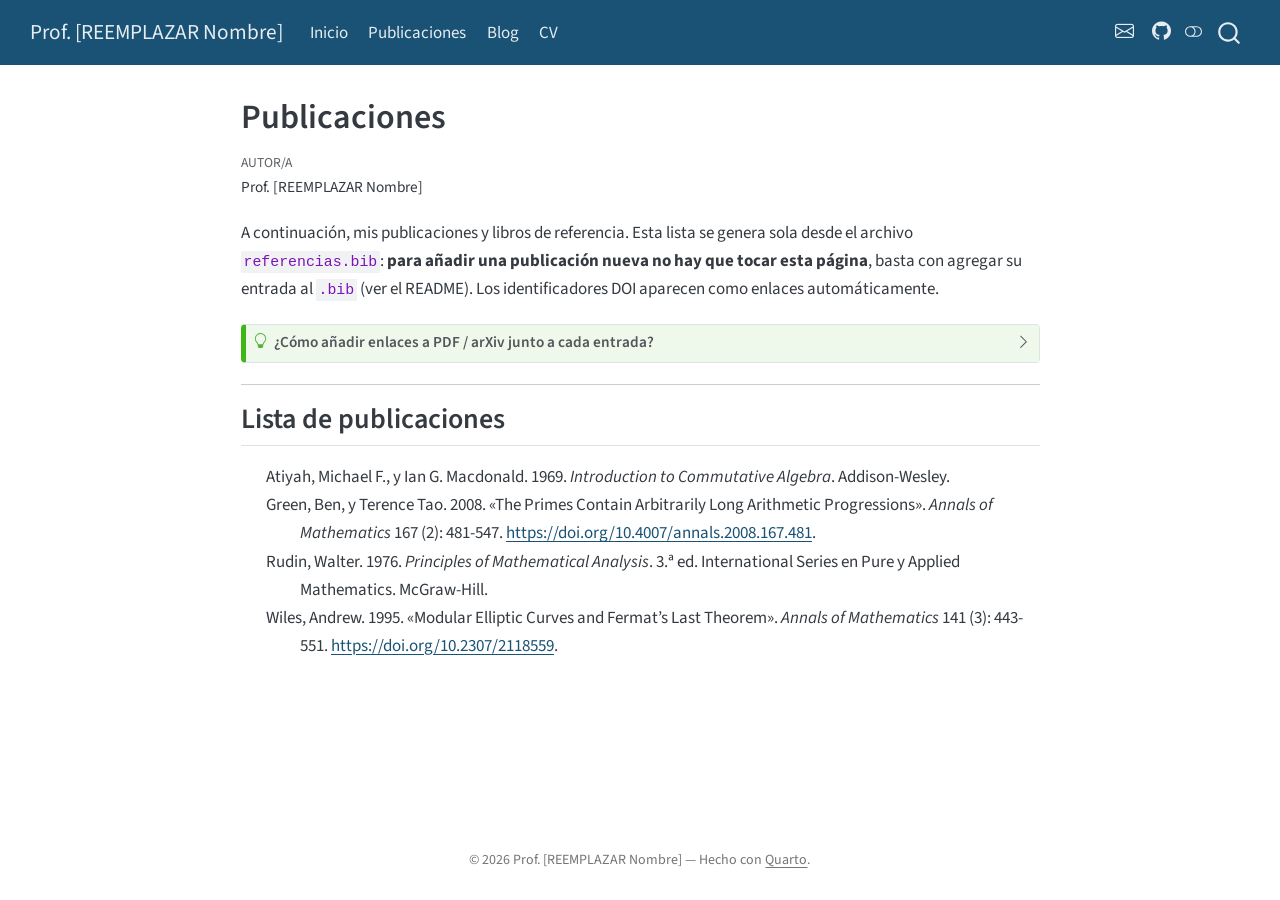
<file: publicaciones.html>
<!DOCTYPE html>
<html xmlns="http://www.w3.org/1999/xhtml" lang="es" xml:lang="es"><head>

<meta charset="utf-8">
<meta name="generator" content="quarto-1.9.38">

<meta name="viewport" content="width=device-width, initial-scale=1.0, user-scalable=yes">

<meta name="author" content="Prof.&nbsp;[REEMPLAZAR Nombre]">

<title>Publicaciones – Prof.&nbsp;[REEMPLAZAR Nombre]</title>
<style>
/* Default styles provided by pandoc.
** See https://pandoc.org/MANUAL.html#variables-for-html for config info.
*/
code{white-space: pre-wrap;}
span.smallcaps{font-variant: small-caps;}
div.columns{display: flex; gap: min(4vw, 1.5em);}
div.column{flex: auto; overflow-x: auto;}
div.hanging-indent{margin-left: 1.5em; text-indent: -1.5em;}
ul.task-list{list-style: none;}
ul.task-list li input[type="checkbox"] {
  width: 0.8em;
  margin: 0 0.8em 0.2em -1em; /* quarto-specific, see https://github.com/quarto-dev/quarto-cli/issues/4556 */ 
  vertical-align: middle;
}
/* CSS for citations */
div.csl-bib-body { }
div.csl-entry {
  clear: both;
}
.hanging-indent div.csl-entry {
  margin-left:2em;
  text-indent:-2em;
}
div.csl-left-margin {
  min-width:2em;
  float:left;
}
div.csl-right-inline {
  margin-left:2em;
  padding-left:1em;
}
div.csl-indent {
  margin-left: 2em;
}</style>


<script src="site_libs/quarto-nav/quarto-nav.js"></script>
<script src="site_libs/quarto-nav/headroom.min.js"></script>
<script src="site_libs/clipboard/clipboard.min.js"></script>
<script src="site_libs/quarto-search/autocomplete.umd.js"></script>
<script src="site_libs/quarto-search/fuse.min.js"></script>
<script src="site_libs/quarto-search/quarto-search.js"></script>
<meta name="quarto:offset" content="./">
<script src="site_libs/quarto-html/quarto.js" type="module"></script>
<script src="site_libs/quarto-html/tabsets/tabsets.js" type="module"></script>
<script src="site_libs/quarto-html/popper.min.js"></script>
<script src="site_libs/quarto-html/tippy.umd.min.js"></script>
<script src="site_libs/quarto-html/anchor.min.js"></script>
<link href="site_libs/quarto-html/tippy.css" rel="stylesheet">
<link href="site_libs/quarto-html/quarto-syntax-highlighting-15634bcf2e68342d4ad2dfa704d543f6.css" rel="stylesheet" class="quarto-color-scheme" id="quarto-text-highlighting-styles">
<link href="site_libs/quarto-html/quarto-syntax-highlighting-dark-0a6b7249c26820e032cb0bd839ff02b1.css" rel="stylesheet" class="quarto-color-scheme quarto-color-alternate" id="quarto-text-highlighting-styles">
<link href="site_libs/quarto-html/quarto-syntax-highlighting-15634bcf2e68342d4ad2dfa704d543f6.css" rel="stylesheet" class="quarto-color-scheme-extra" id="quarto-text-highlighting-styles">
<script src="site_libs/bootstrap/bootstrap.min.js"></script>
<link href="site_libs/bootstrap/bootstrap-icons.css" rel="stylesheet">
<link href="site_libs/bootstrap/bootstrap-f5c6ed2b502698126ab56bdadb374345.min.css" rel="stylesheet" append-hash="true" class="quarto-color-scheme" id="quarto-bootstrap" data-mode="light">
<link href="site_libs/bootstrap/bootstrap-dark-86ef912cea8bf730fe612b449cad4f4b.min.css" rel="stylesheet" append-hash="true" class="quarto-color-scheme quarto-color-alternate" id="quarto-bootstrap" data-mode="light">
<link href="site_libs/bootstrap/bootstrap-f5c6ed2b502698126ab56bdadb374345.min.css" rel="stylesheet" append-hash="true" class="quarto-color-scheme-extra" id="quarto-bootstrap" data-mode="light">
<script id="quarto-search-options" type="application/json">{
  "location": "navbar",
  "copy-button": false,
  "collapse-after": 3,
  "panel-placement": "end",
  "type": "overlay",
  "limit": 50,
  "keyboard-shortcut": [
    "f",
    "/",
    "s"
  ],
  "show-item-context": false,
  "language": {
    "search-no-results-text": "No se han encontrado resultados",
    "search-matching-documents-text": "documentos encontrados",
    "search-copy-link-title": "Copiar el enlace en la búsqueda",
    "search-hide-matches-text": "Ocultar resultados adicionales",
    "search-more-match-text": "resultado adicional en este documento",
    "search-more-matches-text": "resultados adicionales en este documento",
    "search-clear-button-title": "Borrar",
    "search-text-placeholder": "",
    "search-detached-cancel-button-title": "Cancelar",
    "search-submit-button-title": "Enviar",
    "search-label": "Buscar"
  }
}</script>
<script>
window.MathJax = {
  tex: {
    tags: 'ams',
    macros: {
      RR: "{\\mathbb{R}}",
      ZZ: "{\\mathbb{Z}}",
      NN: "{\\mathbb{N}}",
      QQ: "{\\mathbb{Q}}",
      CC: "{\\mathbb{C}}",
      abs: ["\\left\\lvert #1 \\right\\rvert", 1],
      norm: ["\\left\\lVert #1 \\right\\rVert", 1],
      set: ["\\left\\{ #1 \\right\\}", 1]
    }
  }
};
</script>


</head>

<body class="nav-fixed fullcontent quarto-light"><script id="quarto-html-before-body" type="application/javascript">
    const toggleBodyColorMode = (bsSheetEl) => {
      const mode = bsSheetEl.getAttribute("data-mode");
      const bodyEl = window.document.querySelector("body");
      if (mode === "dark") {
        bodyEl.classList.add("quarto-dark");
        bodyEl.classList.remove("quarto-light");
      } else {
        bodyEl.classList.add("quarto-light");
        bodyEl.classList.remove("quarto-dark");
      }
    }
    const toggleBodyColorPrimary = () => {
      const bsSheetEl = window.document.querySelector("link#quarto-bootstrap:not([rel=disabled-stylesheet])");
      if (bsSheetEl) {
        toggleBodyColorMode(bsSheetEl);
      }
    }
    const setColorSchemeToggle = (alternate) => {
      const toggles = window.document.querySelectorAll('.quarto-color-scheme-toggle');
      for (let i=0; i < toggles.length; i++) {
        const toggle = toggles[i];
        if (toggle) {
          if (alternate) {
            toggle.classList.add("alternate");
          } else {
            toggle.classList.remove("alternate");
          }
        }
      }
    };
    const toggleColorMode = (alternate) => {
      // Switch the stylesheets
      const primaryStylesheets = window.document.querySelectorAll('link.quarto-color-scheme:not(.quarto-color-alternate)');
      const alternateStylesheets = window.document.querySelectorAll('link.quarto-color-scheme.quarto-color-alternate');
      manageTransitions('#quarto-margin-sidebar .nav-link', false);
      if (alternate) {
        // note: dark is layered on light, we don't disable primary!
        enableStylesheet(alternateStylesheets);
        for (const sheetNode of alternateStylesheets) {
          if (sheetNode.id === "quarto-bootstrap") {
            toggleBodyColorMode(sheetNode);
          }
        }
      } else {
        disableStylesheet(alternateStylesheets);
        enableStylesheet(primaryStylesheets)
        toggleBodyColorPrimary();
      }
      manageTransitions('#quarto-margin-sidebar .nav-link', true);
      // Switch the toggles
      setColorSchemeToggle(alternate)
      // Hack to workaround the fact that safari doesn't
      // properly recolor the scrollbar when toggling (#1455)
      if (navigator.userAgent.indexOf('Safari') > 0 && navigator.userAgent.indexOf('Chrome') == -1) {
        manageTransitions("body", false);
        window.scrollTo(0, 1);
        setTimeout(() => {
          window.scrollTo(0, 0);
          manageTransitions("body", true);
        }, 40);
      }
    }
    const disableStylesheet = (stylesheets) => {
      for (let i=0; i < stylesheets.length; i++) {
        const stylesheet = stylesheets[i];
        stylesheet.rel = 'disabled-stylesheet';
      }
    }
    const enableStylesheet = (stylesheets) => {
      for (let i=0; i < stylesheets.length; i++) {
        const stylesheet = stylesheets[i];
        if(stylesheet.rel !== 'stylesheet') { // for Chrome, which will still FOUC without this check
          stylesheet.rel = 'stylesheet';
        }
      }
    }
    const manageTransitions = (selector, allowTransitions) => {
      const els = window.document.querySelectorAll(selector);
      for (let i=0; i < els.length; i++) {
        const el = els[i];
        if (allowTransitions) {
          el.classList.remove('notransition');
        } else {
          el.classList.add('notransition');
        }
      }
    }
    const isFileUrl = () => {
      return window.location.protocol === 'file:';
    }
    const hasAlternateSentinel = () => {
      let styleSentinel = getColorSchemeSentinel();
      if (styleSentinel !== null) {
        return styleSentinel === "alternate";
      } else {
        return false;
      }
    }
    const setStyleSentinel = (alternate) => {
      const value = alternate ? "alternate" : "default";
      if (!isFileUrl()) {
        window.localStorage.setItem("quarto-color-scheme", value);
      } else {
        localAlternateSentinel = value;
      }
    }
    const getColorSchemeSentinel = () => {
      if (!isFileUrl()) {
        const storageValue = window.localStorage.getItem("quarto-color-scheme");
        return storageValue != null ? storageValue : localAlternateSentinel;
      } else {
        return localAlternateSentinel;
      }
    }
    const toggleGiscusIfUsed = (isAlternate, darkModeDefault) => {
      const baseTheme = document.querySelector('#giscus-base-theme')?.value ?? 'light';
      const alternateTheme = document.querySelector('#giscus-alt-theme')?.value ?? 'dark';
      let newTheme = '';
      if(authorPrefersDark) {
        newTheme = isAlternate ? baseTheme : alternateTheme;
      } else {
        newTheme = isAlternate ? alternateTheme : baseTheme;
      }
      const changeGiscusTheme = () => {
        // From: https://github.com/giscus/giscus/issues/336
        const sendMessage = (message) => {
          const iframe = document.querySelector('iframe.giscus-frame');
          if (!iframe) return;
          iframe.contentWindow.postMessage({ giscus: message }, 'https://giscus.app');
        }
        sendMessage({
          setConfig: {
            theme: newTheme
          }
        });
      }
      const isGiscussLoaded = window.document.querySelector('iframe.giscus-frame') !== null;
      if (isGiscussLoaded) {
        changeGiscusTheme();
      }
    };
    const authorPrefersDark = false;
    const darkModeDefault = authorPrefersDark;
      document.querySelector('link#quarto-text-highlighting-styles.quarto-color-scheme-extra').rel = 'disabled-stylesheet';
      document.querySelector('link#quarto-bootstrap.quarto-color-scheme-extra').rel = 'disabled-stylesheet';
    let localAlternateSentinel = darkModeDefault ? 'alternate' : 'default';
    // Dark / light mode switch
    window.quartoToggleColorScheme = () => {
      // Read the current dark / light value
      let toAlternate = !hasAlternateSentinel();
      toggleColorMode(toAlternate);
      setStyleSentinel(toAlternate);
      toggleGiscusIfUsed(toAlternate, darkModeDefault);
      window.dispatchEvent(new Event('resize'));
    };
    // Switch to dark mode if need be
    if (hasAlternateSentinel()) {
      toggleColorMode(true);
    } else {
      toggleColorMode(false);
    }
  </script>

<div id="quarto-search-results"></div>
  <header id="quarto-header" class="headroom fixed-top">
    <nav class="navbar navbar-expand-lg " data-bs-theme="dark">
      <div class="navbar-container container-fluid">
      <div class="navbar-brand-container mx-auto">
    <a class="navbar-brand" href="./index.html">
    <span class="navbar-title">Prof.&nbsp;[REEMPLAZAR Nombre]</span>
    </a>
  </div>
            <div id="quarto-search" class="" title="Buscar"></div>
          <button class="navbar-toggler" type="button" data-bs-toggle="collapse" data-bs-target="#navbarCollapse" aria-controls="navbarCollapse" role="menu" aria-expanded="false" aria-label="Navegación de palanca" onclick="if (window.quartoToggleHeadroom) { window.quartoToggleHeadroom(); }">
  <span class="navbar-toggler-icon"></span>
</button>
          <div class="collapse navbar-collapse" id="navbarCollapse">
            <ul class="navbar-nav navbar-nav-scroll me-auto">
  <li class="nav-item">
    <a class="nav-link" href="./index.html"> 
<span class="menu-text">Inicio</span></a>
  </li>  
  <li class="nav-item">
    <a class="nav-link active" href="./publicaciones.html" aria-current="page"> 
<span class="menu-text">Publicaciones</span></a>
  </li>  
  <li class="nav-item">
    <a class="nav-link" href="./blog.html"> 
<span class="menu-text">Blog</span></a>
  </li>  
  <li class="nav-item">
    <a class="nav-link" href="./cv.html"> 
<span class="menu-text">CV</span></a>
  </li>  
</ul>
            <ul class="navbar-nav navbar-nav-scroll ms-auto">
  <li class="nav-item compact">
    <a class="nav-link" href="mailto:[REEMPLAZAR correo@universidad.edu]"> <i class="bi bi-envelope" role="img" aria-label="Correo electrónico">
</i> 
<span class="menu-text"></span></a>
  </li>  
  <li class="nav-item compact">
    <a class="nav-link" href="https://github.com/[REEMPLAZAR-usuario]"> <i class="bi bi-github" role="img" aria-label="GitHub">
</i> 
<span class="menu-text"></span></a>
  </li>  
</ul>
          </div> <!-- /navcollapse -->
            <div class="quarto-navbar-tools">
  <a href="" class="quarto-color-scheme-toggle quarto-navigation-tool  px-1" onclick="window.quartoToggleColorScheme(); return false;" title="Alternar modo oscuro"><i class="bi"></i></a>
</div>
      </div> <!-- /container-fluid -->
    </nav>
</header>
<!-- content -->
<div id="quarto-content" class="quarto-container page-columns page-rows-contents page-layout-article page-navbar">
<!-- sidebar -->
<!-- margin-sidebar -->
    
<!-- main -->
<main class="content" id="quarto-document-content">


<header id="title-block-header" class="quarto-title-block default">
<div class="quarto-title">
<h1 class="title">Publicaciones</h1>
</div>



<div class="quarto-title-meta">

    <div>
    <div class="quarto-title-meta-heading">Autor/a</div>
    <div class="quarto-title-meta-contents">
             <p>Prof.&nbsp;[REEMPLAZAR Nombre] </p>
          </div>
  </div>
    
  
    
  </div>
  


</header>


<p>A continuación, mis publicaciones y libros de referencia. Esta lista se genera sola desde el archivo <code>referencias.bib</code>: <strong>para añadir una publicación nueva no hay que tocar esta página</strong>, basta con agregar su entrada al <code>.bib</code> (ver el README). Los identificadores DOI aparecen como enlaces automáticamente.</p>
<div class="callout callout-style-default callout-tip callout-titled">
<div class="callout-header d-flex align-content-center collapsed" data-bs-toggle="collapse" data-bs-target=".callout-1-contents" aria-controls="callout-1" aria-expanded="false" aria-label="Toggle callout">
<div class="callout-icon-container">
<i class="callout-icon"></i>
</div>
<div class="callout-title-container flex-fill">
<span class="screen-reader-only">Tip</span>¿Cómo añadir enlaces a PDF / arXiv junto a cada entrada?
</div>
<div class="callout-btn-toggle d-inline-block border-0 py-1 ps-1 pe-0 float-end"><i class="callout-toggle"></i></div>
</div>
<div id="callout-1" class="callout-1-contents callout-collapse collapse">
<div class="callout-body-container callout-body">
<p>La lista de abajo (vía <code>nocite</code>) muestra la cita formateada con su DOI. Si además quieres botones explícitos de <strong>PDF</strong>, <strong>arXiv</strong> o <strong>código</strong>, puedes mantener a mano una sección como esta:</p>
<blockquote class="blockquote">
<p><strong>Green, B. y Tao, T.</strong> (2008). <em>The primes contain arbitrarily long arithmetic progressions.</em> Annals of Mathematics, 167(2), 481–547. <a href="https://doi.org/10.4007/annals.2008.167.481">[DOI]</a> · <a href="https://arxiv.org/abs/math/0404188">[arXiv]</a> · <a href="files/cv.pdf">[PDF]</a></p>
</blockquote>
<p>Es decir, texto normal en Markdown con enlaces <code>[texto](URL)</code>. Usa el método que te resulte más cómodo; muchos matemáticos combinan los dos.</p>
</div>
</div>
</div>
<hr>
<section id="publicaciones" class="level2">
<h2 class="anchored" data-anchor-id="publicaciones">Lista de publicaciones</h2>
<div id="refs" class="references csl-bib-body hanging-indent" role="list">
<div id="ref-atiyah1969" class="csl-entry" role="listitem">
Atiyah, Michael F., y Ian G. Macdonald. 1969. <em>Introduction to Commutative Algebra</em>. Addison-Wesley.
</div>
<div id="ref-greentao2008" class="csl-entry" role="listitem">
Green, Ben, y Terence Tao. 2008. <span>«The Primes Contain Arbitrarily Long Arithmetic Progressions»</span>. <em>Annals of Mathematics</em> 167 (2): 481-547. <a href="https://doi.org/10.4007/annals.2008.167.481">https://doi.org/10.4007/annals.2008.167.481</a>.
</div>
<div id="ref-rudin1976" class="csl-entry" role="listitem">
Rudin, Walter. 1976. <em>Principles of Mathematical Analysis</em>. 3.ª ed. International Series en Pure y Applied Mathematics. McGraw-Hill.
</div>
<div id="ref-wiles1995" class="csl-entry" role="listitem">
Wiles, Andrew. 1995. <span>«Modular Elliptic Curves and Fermat’s Last Theorem»</span>. <em>Annals of Mathematics</em> 141 (3): 443-551. <a href="https://doi.org/10.2307/2118559">https://doi.org/10.2307/2118559</a>.
</div>
</div>


</section>

</main> <!-- /main -->
<script id="quarto-html-after-body" type="application/javascript">
  window.document.addEventListener("DOMContentLoaded", function (event) {
    // Ensure there is a toggle, if there isn't float one in the top right
    if (window.document.querySelector('.quarto-color-scheme-toggle') === null) {
      const a = window.document.createElement('a');
      a.classList.add('top-right');
      a.classList.add('quarto-color-scheme-toggle');
      a.href = "";
      a.onclick = function() { try { window.quartoToggleColorScheme(); } catch {} return false; };
      const i = window.document.createElement("i");
      i.classList.add('bi');
      a.appendChild(i);
      window.document.body.appendChild(a);
    }
    setColorSchemeToggle(hasAlternateSentinel())
    const icon = "";
    const anchorJS = new window.AnchorJS();
    anchorJS.options = {
      placement: 'right',
      icon: icon
    };
    anchorJS.add('.anchored');
    const isCodeAnnotation = (el) => {
      for (const clz of el.classList) {
        if (clz.startsWith('code-annotation-')) {                     
          return true;
        }
      }
      return false;
    }
    const onCopySuccess = function(e) {
      // button target
      const button = e.trigger;
      // don't keep focus
      button.blur();
      // flash "checked"
      button.classList.add('code-copy-button-checked');
      var currentTitle = button.getAttribute("title");
      button.setAttribute("title", "Copiado");
      let tooltip;
      if (window.bootstrap) {
        button.setAttribute("data-bs-toggle", "tooltip");
        button.setAttribute("data-bs-placement", "left");
        button.setAttribute("data-bs-title", "Copiado");
        tooltip = new bootstrap.Tooltip(button, 
          { trigger: "manual", 
            customClass: "code-copy-button-tooltip",
            offset: [0, -8]});
        tooltip.show();    
      }
      setTimeout(function() {
        if (tooltip) {
          tooltip.hide();
          button.removeAttribute("data-bs-title");
          button.removeAttribute("data-bs-toggle");
          button.removeAttribute("data-bs-placement");
        }
        button.setAttribute("title", currentTitle);
        button.classList.remove('code-copy-button-checked');
      }, 1000);
      // clear code selection
      e.clearSelection();
    }
    const getTextToCopy = function(trigger) {
      const outerScaffold = trigger.parentElement.cloneNode(true);
      const codeEl = outerScaffold.querySelector('code');
      for (const childEl of codeEl.children) {
        if (isCodeAnnotation(childEl)) {
          childEl.remove();
        }
      }
      return codeEl.innerText;
    }
    const clipboard = new window.ClipboardJS('.code-copy-button:not([data-in-quarto-modal])', {
      text: getTextToCopy
    });
    clipboard.on('success', onCopySuccess);
    if (window.document.getElementById('quarto-embedded-source-code-modal')) {
      const clipboardModal = new window.ClipboardJS('.code-copy-button[data-in-quarto-modal]', {
        text: getTextToCopy,
        container: window.document.getElementById('quarto-embedded-source-code-modal')
      });
      clipboardModal.on('success', onCopySuccess);
    }
      var localhostRegex = new RegExp(/^(?:http|https):\/\/localhost\:?[0-9]*\//);
      var mailtoRegex = new RegExp(/^mailto:/);
        var filterRegex = new RegExp("https:\/\/ejemplo\.com");
      var isInternal = (href) => {
          return filterRegex.test(href) || localhostRegex.test(href) || mailtoRegex.test(href);
      }
      // Inspect non-navigation links and adorn them if external
     var links = window.document.querySelectorAll('a[href]:not(.nav-link):not(.navbar-brand):not(.toc-action):not(.sidebar-link):not(.sidebar-item-toggle):not(.pagination-link):not(.no-external):not([aria-hidden]):not(.dropdown-item):not(.quarto-navigation-tool):not(.about-link)');
      for (var i=0; i<links.length; i++) {
        const link = links[i];
        if (!isInternal(link.href)) {
          // undo the damage that might have been done by quarto-nav.js in the case of
          // links that we want to consider external
          if (link.dataset.originalHref !== undefined) {
            link.href = link.dataset.originalHref;
          }
        }
      }
    function tippyHover(el, contentFn, onTriggerFn, onUntriggerFn) {
      const config = {
        allowHTML: true,
        maxWidth: 500,
        delay: 100,
        arrow: false,
        appendTo: function(el) {
            return el.parentElement;
        },
        interactive: true,
        interactiveBorder: 10,
        theme: 'quarto',
        placement: 'bottom-start',
      };
      if (contentFn) {
        config.content = contentFn;
      }
      if (onTriggerFn) {
        config.onTrigger = onTriggerFn;
      }
      if (onUntriggerFn) {
        config.onUntrigger = onUntriggerFn;
      }
      window.tippy(el, config); 
    }
    const noterefs = window.document.querySelectorAll('a[role="doc-noteref"]');
    for (var i=0; i<noterefs.length; i++) {
      const ref = noterefs[i];
      tippyHover(ref, function() {
        // use id or data attribute instead here
        let href = ref.getAttribute('data-footnote-href') || ref.getAttribute('href');
        try { href = new URL(href).hash; } catch {}
        const id = href.replace(/^#\/?/, "");
        const note = window.document.getElementById(id);
        if (note) {
          return note.innerHTML;
        } else {
          return "";
        }
      });
    }
    const xrefs = window.document.querySelectorAll('a.quarto-xref');
    const processXRef = (id, note) => {
      // Strip column container classes
      const stripColumnClz = (el) => {
        el.classList.remove("page-full", "page-columns");
        if (el.children) {
          for (const child of el.children) {
            stripColumnClz(child);
          }
        }
      }
      stripColumnClz(note)
      if (id === null || id.startsWith('sec-')) {
        // Special case sections, only their first couple elements
        const container = document.createElement("div");
        if (note.children && note.children.length > 2) {
          container.appendChild(note.children[0].cloneNode(true));
          for (let i = 1; i < note.children.length; i++) {
            const child = note.children[i];
            if (child.tagName === "P" && child.innerText === "") {
              continue;
            } else {
              container.appendChild(child.cloneNode(true));
              break;
            }
          }
          if (window.Quarto?.typesetMath) {
            window.Quarto.typesetMath(container);
          }
          return container.innerHTML
        } else {
          if (window.Quarto?.typesetMath) {
            window.Quarto.typesetMath(note);
          }
          return note.innerHTML;
        }
      } else {
        // Remove any anchor links if they are present
        const anchorLink = note.querySelector('a.anchorjs-link');
        if (anchorLink) {
          anchorLink.remove();
        }
        if (window.Quarto?.typesetMath) {
          window.Quarto.typesetMath(note);
        }
        if (note.classList.contains("callout")) {
          return note.outerHTML;
        } else {
          return note.innerHTML;
        }
      }
    }
    for (var i=0; i<xrefs.length; i++) {
      const xref = xrefs[i];
      tippyHover(xref, undefined, function(instance) {
        instance.disable();
        let url = xref.getAttribute('href');
        let hash = undefined; 
        if (url.startsWith('#')) {
          hash = url;
        } else {
          try { hash = new URL(url).hash; } catch {}
        }
        if (hash) {
          const id = hash.replace(/^#\/?/, "");
          const note = window.document.getElementById(id);
          if (note !== null) {
            try {
              const html = processXRef(id, note.cloneNode(true));
              instance.setContent(html);
            } finally {
              instance.enable();
              instance.show();
            }
          } else {
            // See if we can fetch this
            fetch(url.split('#')[0])
            .then(res => res.text())
            .then(html => {
              const parser = new DOMParser();
              const htmlDoc = parser.parseFromString(html, "text/html");
              const note = htmlDoc.getElementById(id);
              if (note !== null) {
                const html = processXRef(id, note);
                instance.setContent(html);
              } 
            }).finally(() => {
              instance.enable();
              instance.show();
            });
          }
        } else {
          // See if we can fetch a full url (with no hash to target)
          // This is a special case and we should probably do some content thinning / targeting
          fetch(url)
          .then(res => res.text())
          .then(html => {
            const parser = new DOMParser();
            const htmlDoc = parser.parseFromString(html, "text/html");
            const note = htmlDoc.querySelector('main.content');
            if (note !== null) {
              // This should only happen for chapter cross references
              // (since there is no id in the URL)
              // remove the first header
              if (note.children.length > 0 && note.children[0].tagName === "HEADER") {
                note.children[0].remove();
              }
              const html = processXRef(null, note);
              instance.setContent(html);
            } 
          }).finally(() => {
            instance.enable();
            instance.show();
          });
        }
      }, function(instance) {
      });
    }
        let selectedAnnoteEl;
        const selectorForAnnotation = ( cell, annotation) => {
          let cellAttr = 'data-code-cell="' + cell + '"';
          let lineAttr = 'data-code-annotation="' +  annotation + '"';
          const selector = 'span[' + cellAttr + '][' + lineAttr + ']';
          return selector;
        }
        const selectCodeLines = (annoteEl) => {
          const doc = window.document;
          const targetCell = annoteEl.getAttribute("data-target-cell");
          const targetAnnotation = annoteEl.getAttribute("data-target-annotation");
          const annoteSpan = window.document.querySelector(selectorForAnnotation(targetCell, targetAnnotation));
          const lines = annoteSpan.getAttribute("data-code-lines").split(",");
          const lineIds = lines.map((line) => {
            return targetCell + "-" + line;
          })
          let top = null;
          let height = null;
          let parent = null;
          if (lineIds.length > 0) {
              //compute the position of the single el (top and bottom and make a div)
              const el = window.document.getElementById(lineIds[0]);
              top = el.offsetTop;
              height = el.offsetHeight;
              parent = el.parentElement.parentElement;
            if (lineIds.length > 1) {
              const lastEl = window.document.getElementById(lineIds[lineIds.length - 1]);
              const bottom = lastEl.offsetTop + lastEl.offsetHeight;
              height = bottom - top;
            }
            if (top !== null && height !== null && parent !== null) {
              // cook up a div (if necessary) and position it 
              let div = window.document.getElementById("code-annotation-line-highlight");
              if (div === null) {
                div = window.document.createElement("div");
                div.setAttribute("id", "code-annotation-line-highlight");
                div.style.position = 'absolute';
                parent.appendChild(div);
              }
              div.style.top = top - 2 + "px";
              div.style.height = height + 4 + "px";
              div.style.left = 0;
              let gutterDiv = window.document.getElementById("code-annotation-line-highlight-gutter");
              if (gutterDiv === null) {
                gutterDiv = window.document.createElement("div");
                gutterDiv.setAttribute("id", "code-annotation-line-highlight-gutter");
                gutterDiv.style.position = 'absolute';
                const codeCell = window.document.getElementById(targetCell);
                const gutter = codeCell.querySelector('.code-annotation-gutter');
                gutter.appendChild(gutterDiv);
              }
              gutterDiv.style.top = top - 2 + "px";
              gutterDiv.style.height = height + 4 + "px";
            }
            selectedAnnoteEl = annoteEl;
          }
        };
        const unselectCodeLines = () => {
          const elementsIds = ["code-annotation-line-highlight", "code-annotation-line-highlight-gutter"];
          elementsIds.forEach((elId) => {
            const div = window.document.getElementById(elId);
            if (div) {
              div.remove();
            }
          });
          selectedAnnoteEl = undefined;
        };
          // Handle positioning of the toggle
      window.addEventListener(
        "resize",
        throttle(() => {
          elRect = undefined;
          if (selectedAnnoteEl) {
            selectCodeLines(selectedAnnoteEl);
          }
        }, 10)
      );
      function throttle(fn, ms) {
      let throttle = false;
      let timer;
        return (...args) => {
          if(!throttle) { // first call gets through
              fn.apply(this, args);
              throttle = true;
          } else { // all the others get throttled
              if(timer) clearTimeout(timer); // cancel #2
              timer = setTimeout(() => {
                fn.apply(this, args);
                timer = throttle = false;
              }, ms);
          }
        };
      }
        // Attach click handler to the DT
        const annoteDls = window.document.querySelectorAll('dt[data-target-cell]');
        for (const annoteDlNode of annoteDls) {
          annoteDlNode.addEventListener('click', (event) => {
            const clickedEl = event.target;
            if (clickedEl !== selectedAnnoteEl) {
              unselectCodeLines();
              const activeEl = window.document.querySelector('dt[data-target-cell].code-annotation-active');
              if (activeEl) {
                activeEl.classList.remove('code-annotation-active');
              }
              selectCodeLines(clickedEl);
              clickedEl.classList.add('code-annotation-active');
            } else {
              // Unselect the line
              unselectCodeLines();
              clickedEl.classList.remove('code-annotation-active');
            }
          });
        }
    const findCites = (el) => {
      const parentEl = el.parentElement;
      if (parentEl) {
        const cites = parentEl.dataset.cites;
        if (cites) {
          return {
            el,
            cites: cites.split(' ')
          };
        } else {
          return findCites(el.parentElement)
        }
      } else {
        return undefined;
      }
    };
    var bibliorefs = window.document.querySelectorAll('a[role="doc-biblioref"]');
    for (var i=0; i<bibliorefs.length; i++) {
      const ref = bibliorefs[i];
      const citeInfo = findCites(ref);
      if (citeInfo) {
        tippyHover(citeInfo.el, function() {
          var popup = window.document.createElement('div');
          citeInfo.cites.forEach(function(cite) {
            var citeDiv = window.document.createElement('div');
            citeDiv.classList.add('hanging-indent');
            citeDiv.classList.add('csl-entry');
            var biblioDiv = window.document.getElementById('ref-' + cite);
            if (biblioDiv) {
              citeDiv.innerHTML = biblioDiv.innerHTML;
            }
            popup.appendChild(citeDiv);
          });
          return popup.innerHTML;
        });
      }
    }
  });
  </script>
</div> <!-- /content -->
<footer class="footer">
  <div class="nav-footer">
    <div class="nav-footer-left">
      &nbsp;
    </div>   
    <div class="nav-footer-center">
<p>© 2026 Prof.&nbsp;[REEMPLAZAR Nombre] — Hecho con <a href="https://quarto.org">Quarto</a>.</p>
</div>
    <div class="nav-footer-right">
      &nbsp;
    </div>
  </div>
</footer>




</body></html>
</file>
<file: site_libs/quarto-html/tippy.css>
.tippy-box[data-animation=fade][data-state=hidden]{opacity:0}[data-tippy-root]{max-width:calc(100vw - 10px)}.tippy-box{position:relative;background-color:#333;color:#fff;border-radius:4px;font-size:14px;line-height:1.4;white-space:normal;outline:0;transition-property:transform,visibility,opacity}.tippy-box[data-placement^=top]>.tippy-arrow{bottom:0}.tippy-box[data-placement^=top]>.tippy-arrow:before{bottom:-7px;left:0;border-width:8px 8px 0;border-top-color:initial;transform-origin:center top}.tippy-box[data-placement^=bottom]>.tippy-arrow{top:0}.tippy-box[data-placement^=bottom]>.tippy-arrow:before{top:-7px;left:0;border-width:0 8px 8px;border-bottom-color:initial;transform-origin:center bottom}.tippy-box[data-placement^=left]>.tippy-arrow{right:0}.tippy-box[data-placement^=left]>.tippy-arrow:before{border-width:8px 0 8px 8px;border-left-color:initial;right:-7px;transform-origin:center left}.tippy-box[data-placement^=right]>.tippy-arrow{left:0}.tippy-box[data-placement^=right]>.tippy-arrow:before{left:-7px;border-width:8px 8px 8px 0;border-right-color:initial;transform-origin:center right}.tippy-box[data-inertia][data-state=visible]{transition-timing-function:cubic-bezier(.54,1.5,.38,1.11)}.tippy-arrow{width:16px;height:16px;color:#333}.tippy-arrow:before{content:"";position:absolute;border-color:transparent;border-style:solid}.tippy-content{position:relative;padding:5px 9px;z-index:1}
</file>
<file: site_libs/quarto-html/quarto-syntax-highlighting-15634bcf2e68342d4ad2dfa704d543f6.css>
/* quarto syntax highlight colors */
:root {
  --quarto-hl-ot-color: #003B4F;
  --quarto-hl-at-color: #657422;
  --quarto-hl-ss-color: #20794D;
  --quarto-hl-an-color: #5E5E5E;
  --quarto-hl-fu-color: #4758AB;
  --quarto-hl-st-color: #20794D;
  --quarto-hl-cf-color: #003B4F;
  --quarto-hl-op-color: #5E5E5E;
  --quarto-hl-er-color: #AD0000;
  --quarto-hl-bn-color: #AD0000;
  --quarto-hl-al-color: #AD0000;
  --quarto-hl-va-color: #111111;
  --quarto-hl-bu-color: inherit;
  --quarto-hl-ex-color: inherit;
  --quarto-hl-pp-color: #AD0000;
  --quarto-hl-in-color: #5E5E5E;
  --quarto-hl-vs-color: #20794D;
  --quarto-hl-wa-color: #5E5E5E;
  --quarto-hl-do-color: #5E5E5E;
  --quarto-hl-im-color: #00769E;
  --quarto-hl-ch-color: #20794D;
  --quarto-hl-dt-color: #AD0000;
  --quarto-hl-fl-color: #AD0000;
  --quarto-hl-co-color: #5E5E5E;
  --quarto-hl-cv-color: #5E5E5E;
  --quarto-hl-cn-color: #8f5902;
  --quarto-hl-sc-color: #5E5E5E;
  --quarto-hl-dv-color: #AD0000;
  --quarto-hl-kw-color: #003B4F;
}

/* other quarto variables */
:root {
  --quarto-font-monospace: SFMono-Regular, Menlo, Monaco, Consolas, "Liberation Mono", "Courier New", monospace;
}

/* syntax highlight based on Pandoc's rules */
pre > code.sourceCode > span {
  color: #003B4F;
}

code.sourceCode > span {
  color: #003B4F;
}

div.sourceCode,
div.sourceCode pre.sourceCode {
  color: #003B4F;
}

/* Normal */
code span {
  color: #003B4F;
}

/* Alert */
code span.al {
  color: #AD0000;
  font-style: inherit;
}

/* Annotation */
code span.an {
  color: #5E5E5E;
  font-style: inherit;
}

/* Attribute */
code span.at {
  color: #657422;
  font-style: inherit;
}

/* BaseN */
code span.bn {
  color: #AD0000;
  font-style: inherit;
}

/* BuiltIn */
code span.bu {
  font-style: inherit;
}

/* ControlFlow */
code span.cf {
  color: #003B4F;
  font-weight: bold;
  font-style: inherit;
}

/* Char */
code span.ch {
  color: #20794D;
  font-style: inherit;
}

/* Constant */
code span.cn {
  color: #8f5902;
  font-style: inherit;
}

/* Comment */
code span.co {
  color: #5E5E5E;
  font-style: inherit;
}

/* CommentVar */
code span.cv {
  color: #5E5E5E;
  font-style: italic;
}

/* Documentation */
code span.do {
  color: #5E5E5E;
  font-style: italic;
}

/* DataType */
code span.dt {
  color: #AD0000;
  font-style: inherit;
}

/* DecVal */
code span.dv {
  color: #AD0000;
  font-style: inherit;
}

/* Error */
code span.er {
  color: #AD0000;
  font-style: inherit;
}

/* Extension */
code span.ex {
  font-style: inherit;
}

/* Float */
code span.fl {
  color: #AD0000;
  font-style: inherit;
}

/* Function */
code span.fu {
  color: #4758AB;
  font-style: inherit;
}

/* Import */
code span.im {
  color: #00769E;
  font-style: inherit;
}

/* Information */
code span.in {
  color: #5E5E5E;
  font-style: inherit;
}

/* Keyword */
code span.kw {
  color: #003B4F;
  font-weight: bold;
  font-style: inherit;
}

/* Operator */
code span.op {
  color: #5E5E5E;
  font-style: inherit;
}

/* Other */
code span.ot {
  color: #003B4F;
  font-style: inherit;
}

/* Preprocessor */
code span.pp {
  color: #AD0000;
  font-style: inherit;
}

/* SpecialChar */
code span.sc {
  color: #5E5E5E;
  font-style: inherit;
}

/* SpecialString */
code span.ss {
  color: #20794D;
  font-style: inherit;
}

/* String */
code span.st {
  color: #20794D;
  font-style: inherit;
}

/* Variable */
code span.va {
  color: #111111;
  font-style: inherit;
}

/* VerbatimString */
code span.vs {
  color: #20794D;
  font-style: inherit;
}

/* Warning */
code span.wa {
  color: #5E5E5E;
  font-style: italic;
}

.prevent-inlining {
  content: "</";
}

/*# sourceMappingURL=f23921c56f73e400b49028c9186a1aa0.css.map */
</file>
<file: site_libs/quarto-html/quarto-syntax-highlighting-dark-0a6b7249c26820e032cb0bd839ff02b1.css>
/* quarto syntax highlight colors */
:root {
  --quarto-hl-al-color: #f07178;
  --quarto-hl-an-color: #d4d0ab;
  --quarto-hl-at-color: #00e0e0;
  --quarto-hl-bn-color: #d4d0ab;
  --quarto-hl-bu-color: #abe338;
  --quarto-hl-ch-color: #abe338;
  --quarto-hl-co-color: #f8f8f2;
  --quarto-hl-cv-color: #ffd700;
  --quarto-hl-cn-color: #ffd700;
  --quarto-hl-cf-color: #ffa07a;
  --quarto-hl-dt-color: #ffa07a;
  --quarto-hl-dv-color: #d4d0ab;
  --quarto-hl-do-color: #f8f8f2;
  --quarto-hl-er-color: #f07178;
  --quarto-hl-ex-color: #00e0e0;
  --quarto-hl-fl-color: #d4d0ab;
  --quarto-hl-fu-color: #ffa07a;
  --quarto-hl-im-color: #abe338;
  --quarto-hl-in-color: #d4d0ab;
  --quarto-hl-kw-color: #ffa07a;
  --quarto-hl-op-color: #ffa07a;
  --quarto-hl-ot-color: #00e0e0;
  --quarto-hl-pp-color: #dcc6e0;
  --quarto-hl-re-color: #00e0e0;
  --quarto-hl-sc-color: #abe338;
  --quarto-hl-ss-color: #abe338;
  --quarto-hl-st-color: #abe338;
  --quarto-hl-va-color: #00e0e0;
  --quarto-hl-vs-color: #abe338;
  --quarto-hl-wa-color: #dcc6e0;
}

/* other quarto variables */
:root {
  --quarto-font-monospace: SFMono-Regular, Menlo, Monaco, Consolas, "Liberation Mono", "Courier New", monospace;
}

/* syntax highlight based on Pandoc's rules */
pre > code.sourceCode > span {
  color: #f8f8f2;
}

code.sourceCode > span {
  color: #f8f8f2;
}

div.sourceCode,
div.sourceCode pre.sourceCode {
  color: #f8f8f2;
}

/* Normal */
code span {
  color: #f8f8f2;
}

/* Alert */
code span.al {
  color: #f07178;
}

/* Annotation */
code span.an {
  color: #d4d0ab;
}

/* Attribute */
code span.at {
  color: #00e0e0;
}

/* BaseN */
code span.bn {
  color: #d4d0ab;
}

/* BuiltIn */
code span.bu {
  color: #abe338;
}

/* ControlFlow */
code span.cf {
  font-weight: bold;
  color: #ffa07a;
}

/* Char */
code span.ch {
  color: #abe338;
}

/* Constant */
code span.cn {
  color: #ffd700;
}

/* Comment */
code span.co {
  font-style: italic;
  color: #f8f8f2;
}

/* CommentVar */
code span.cv {
  color: #ffd700;
}

/* Documentation */
code span.do {
  color: #f8f8f2;
}

/* DataType */
code span.dt {
  color: #ffa07a;
}

/* DecVal */
code span.dv {
  color: #d4d0ab;
}

/* Error */
code span.er {
  color: #f07178;
  text-decoration: underline;
}

/* Extension */
code span.ex {
  font-weight: bold;
  color: #00e0e0;
}

/* Float */
code span.fl {
  color: #d4d0ab;
}

/* Function */
code span.fu {
  color: #ffa07a;
}

/* Import */
code span.im {
  color: #abe338;
}

/* Information */
code span.in {
  color: #d4d0ab;
}

/* Keyword */
code span.kw {
  font-weight: bold;
  color: #ffa07a;
}

/* Operator */
code span.op {
  color: #ffa07a;
}

/* Other */
code span.ot {
  color: #00e0e0;
}

/* Preprocessor */
code span.pp {
  color: #dcc6e0;
}

/* RegionMarker */
code span.re {
  background-color: #f8f8f2;
  color: #00e0e0;
}

/* SpecialChar */
code span.sc {
  color: #abe338;
}

/* SpecialString */
code span.ss {
  color: #abe338;
}

/* String */
code span.st {
  color: #abe338;
}

/* Variable */
code span.va {
  color: #00e0e0;
}

/* VerbatimString */
code span.vs {
  color: #abe338;
}

/* Warning */
code span.wa {
  color: #dcc6e0;
}

.prevent-inlining {
  content: "</";
}

/*# sourceMappingURL=175367c052bafc98bd680af3479823f0.css.map */
</file>
